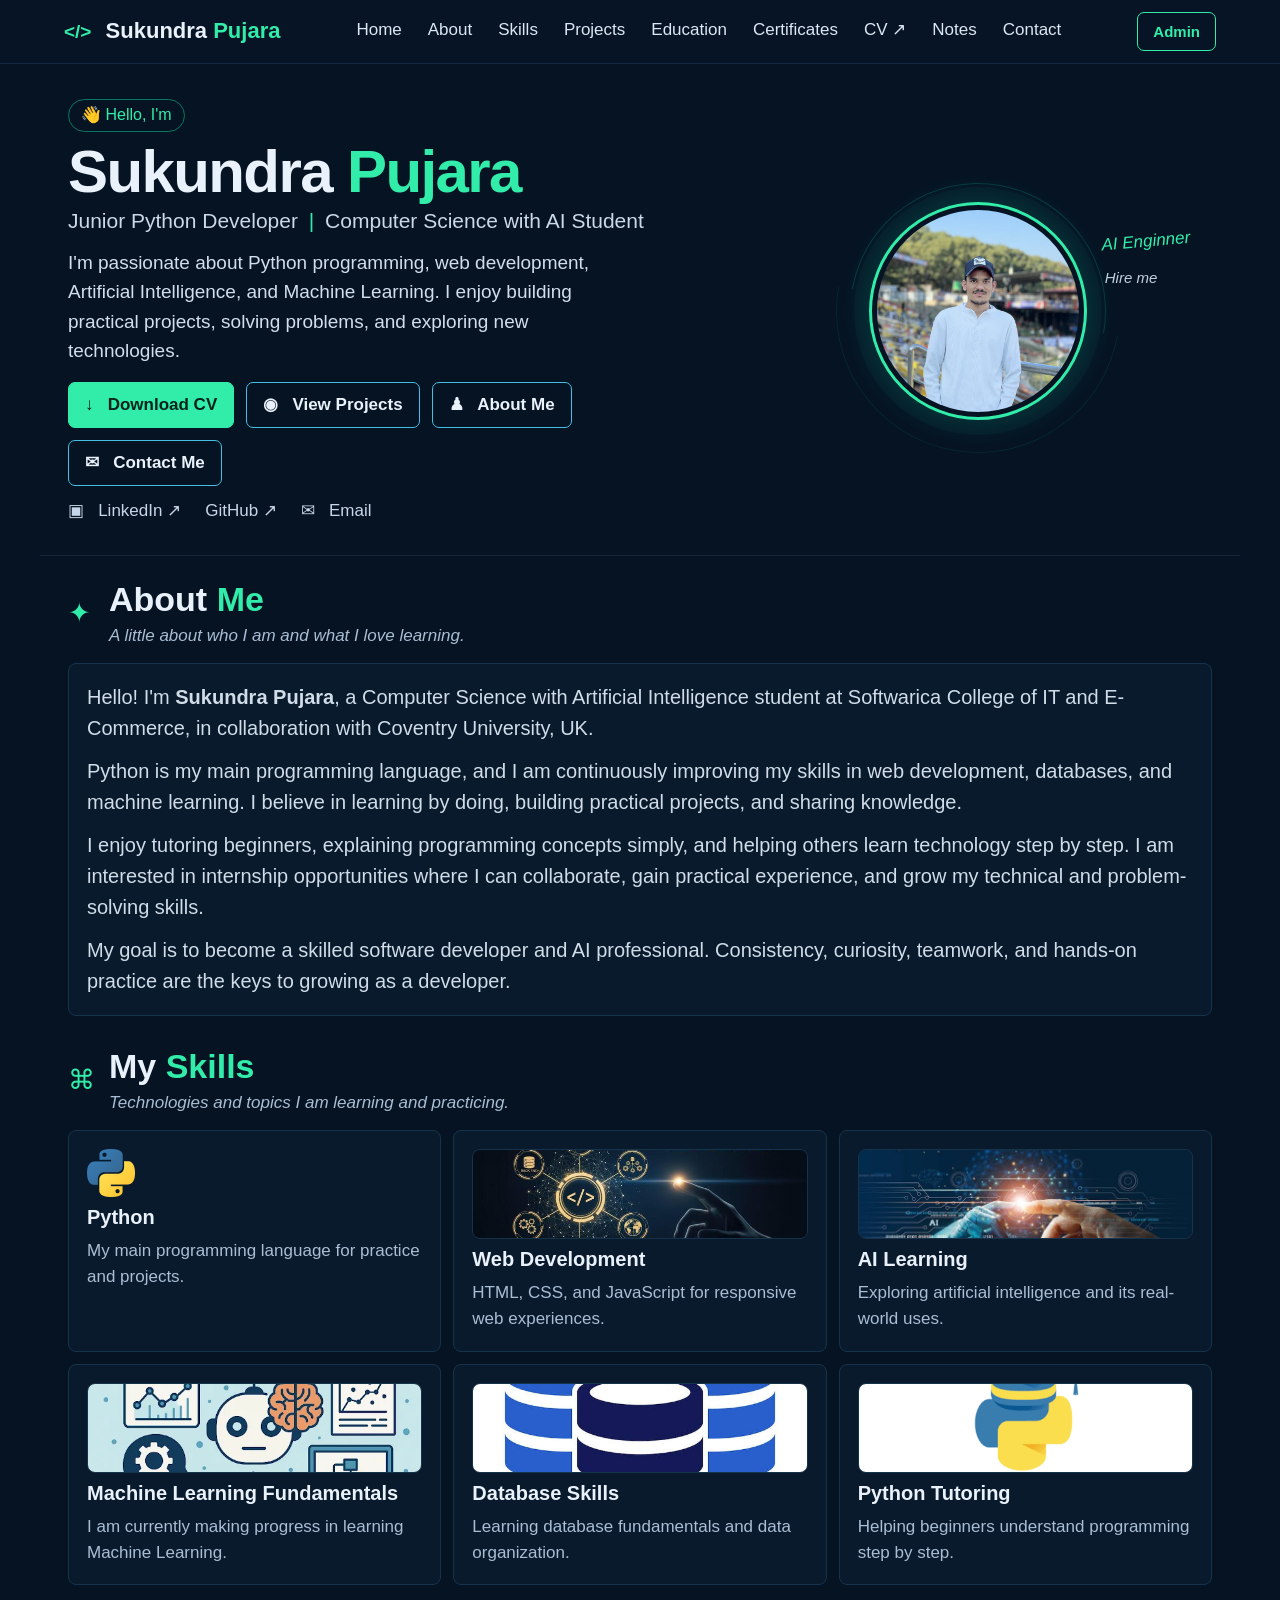
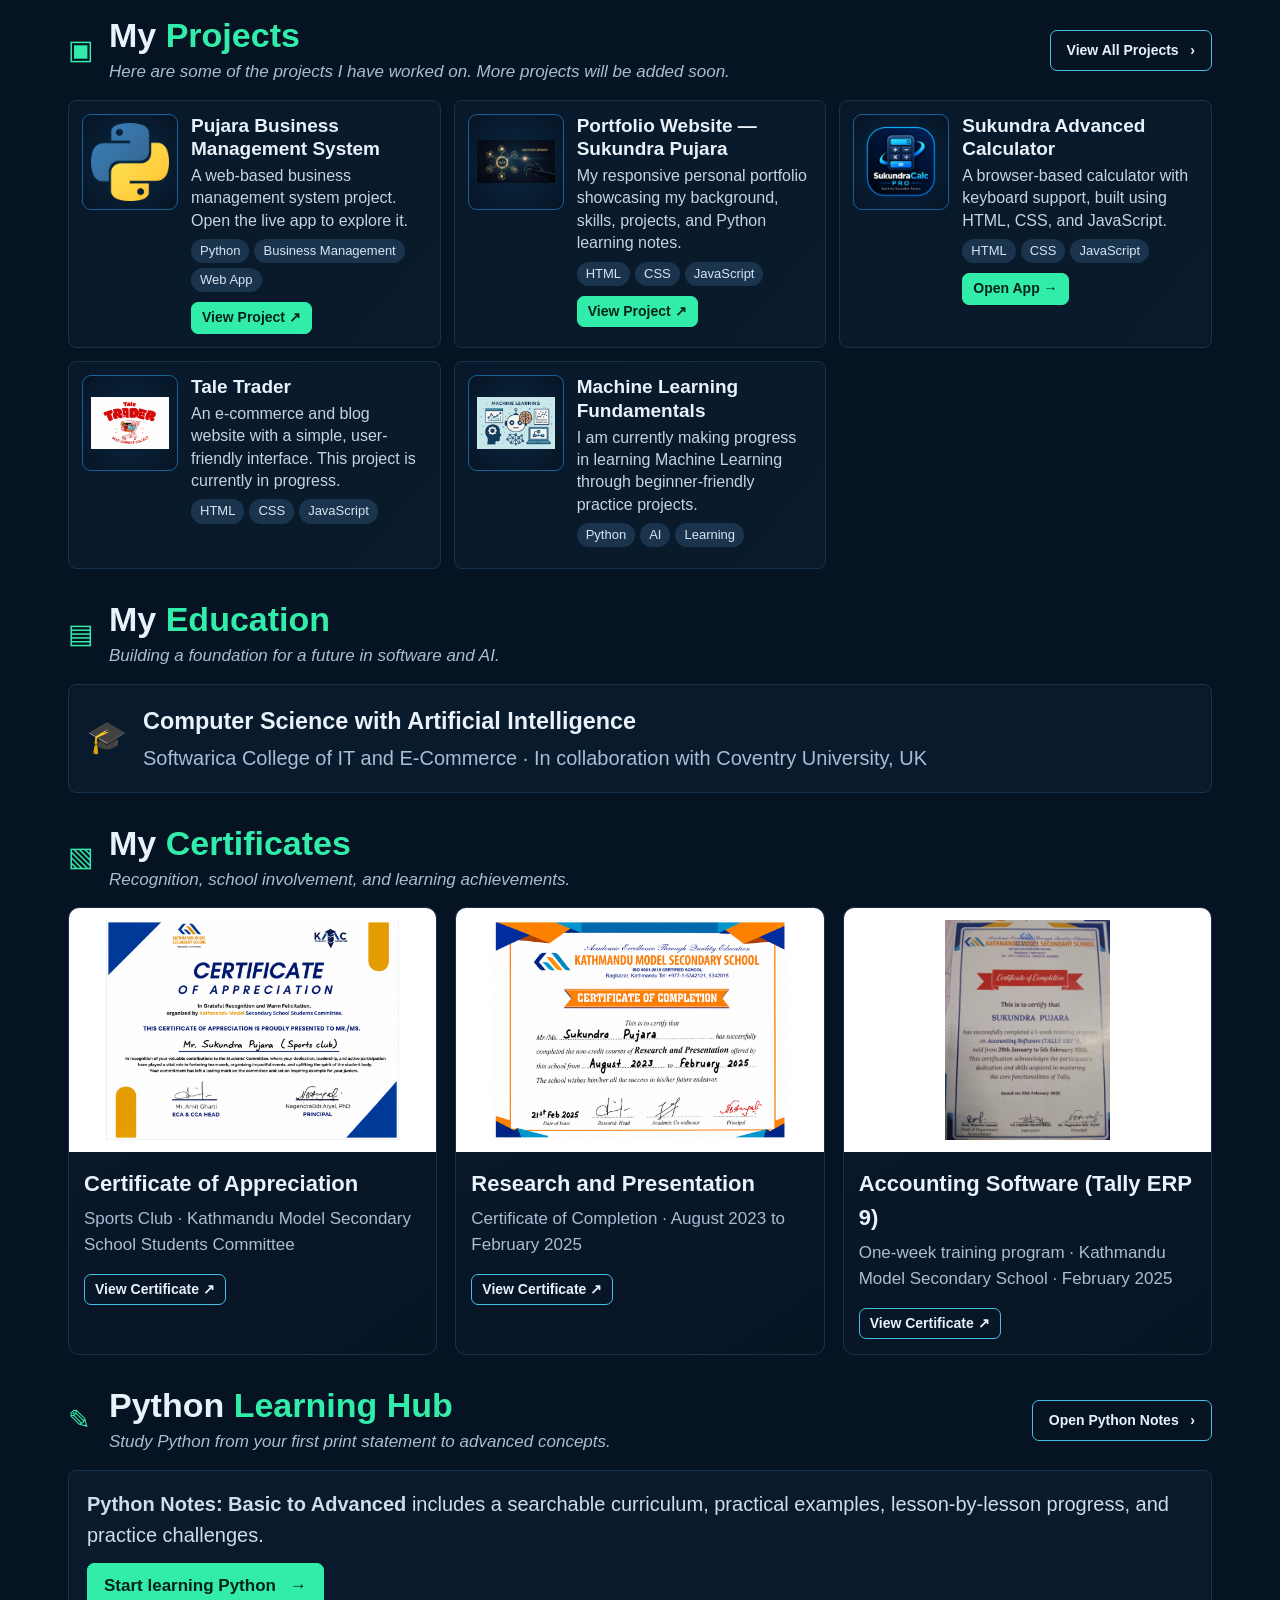
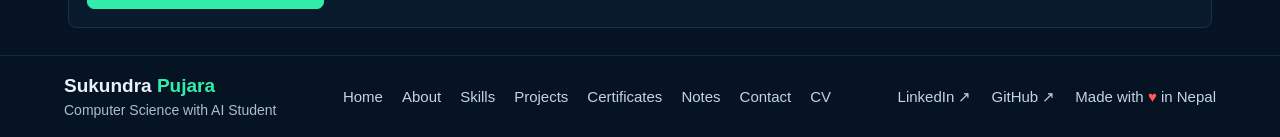
<file: index.html>
<!doctype html>
<html lang="en">
<head>
  <meta charset="utf-8">
  <meta name="viewport" content="width=device-width, initial-scale=1">
  <meta name="theme-color" content="#061323">
  <meta name="description" content="Sukundra Pujara's portfolio: Python, web development, AI, and machine learning.">
  <title>Sukundra Pujara | Portfolio</title>
  <link rel="stylesheet" href="static/css/style.css"><link rel="stylesheet" href="static/css/pages.css"><link rel="stylesheet" href="static/css/text-scale.css">
  <script src="static/js/main.js" defer></script>
</head>
<body>
  <header class="site-header">
    <a class="brand" href="index.html"><span class="code-mark">&lt;/&gt;</span> Sukundra <b>Pujara</b></a>
    <button class="menu-toggle" aria-label="Toggle navigation" aria-expanded="false">☰</button>
    <nav class="navigation" aria-label="Main navigation">
      <a href="index.html">Home</a><a href="#about">About</a><a href="#skills">Skills</a>
      <a href="projects.html">Projects</a><a href="#education">Education</a><a href="#certificates">Certificates</a><a href="static/files/sukundra-pujara-cv.pdf" target="_blank" rel="noopener noreferrer">CV ↗</a>
      <a href="notes.html">Notes</a><a href="contact.html">Contact</a>
    </nav>
    <a class="button button-outline admin-link" href="admin.html">Admin</a>
  </header>
  <main>
    <section class="hero section-wrap" id="home">
      <div class="hero-copy">
        <span class="eyebrow">👋 Hello, I'm</span>
        <h1>Sukundra <span>Pujara</span></h1>
        <h2>Junior Python Developer <i>|</i> Computer Science with AI Student</h2>
        <p>I'm passionate about Python programming, web development, Artificial Intelligence, and Machine Learning. I enjoy building practical projects, solving problems, and exploring new technologies.</p>
        <div class="hero-actions"><a class="button button-primary" href="static/files/sukundra-pujara-cv.pdf" download>↓ &nbsp; Download CV</a><a class="button button-outline" href="projects.html">◉ &nbsp; View Projects</a><a class="button button-outline" href="#about">♟ &nbsp; About Me</a><a class="button button-outline" href="contact.html">✉ &nbsp; Contact Me</a></div>
        <div class="social-links"><a href="https://www.linkedin.com/in/sukundra-pujara-87006b43b/" target="_blank" rel="noreferrer">▣ &nbsp; LinkedIn ↗</a><a href="https://github.com/Sukundra1010" target="_blank" rel="noopener noreferrer">GitHub ↗</a><a href="mailto:sukundrapujara61@gmail.com">✉ &nbsp; Email</a></div>
      </div>
      <div class="portrait-wrap"><div class="portrait-ring"><img src="static/images/profile.jpg" alt="Sukundra Pujara"></div><span class="photo-note">AI Enginner<br><small>Hire me</small></span></div>
    </section>
    <section class="content-section section-wrap" id="about">
      <div class="section-heading"><span class="section-icon">✦</span><div><h2>About <span>Me</span></h2><p>A little about who I am and what I love learning.</p></div></div>
      <div class="about-card">
        <p>Hello! I'm <strong>Sukundra Pujara</strong>, a Computer Science with Artificial Intelligence student at Softwarica College of IT and E-Commerce, in collaboration with Coventry University, UK.</p>
        <p>Python is my main programming language, and I am continuously improving my skills in web development, databases, and machine learning. I believe in learning by doing, building practical projects, and sharing knowledge.</p>
        <p>I enjoy tutoring beginners, explaining programming concepts simply, and helping others learn technology step by step. I am interested in internship opportunities where I can collaborate, gain practical experience, and grow my technical and problem-solving skills.</p>
        <p>My goal is to become a skilled software developer and AI professional. Consistency, curiosity, teamwork, and hands-on practice are the keys to growing as a developer.</p>
      </div>
    </section>
    <section class="content-section section-wrap" id="skills">
      <div class="section-heading"><span class="section-icon">⌘</span><div><h2>My <span>Skills</span></h2><p>Technologies and topics I am learning and practicing.</p></div></div>
      <div class="skill-grid">
        <article class="skill-card"><img class="skill-image" src="static/images/python-logo.png" alt="Python logo"><h3>Python</h3><p>My main programming language for practice and projects.</p></article>
        <article class="skill-card"><img class="skill-image skill-image-wide" src="static/images/web-development.png" alt="Web development illustration"><h3>Web Development</h3><p>HTML, CSS, and JavaScript for responsive web experiences.</p></article>
        <article class="skill-card"><img class="skill-image skill-image-wide" src="static/images/ai-learning.png" alt="Artificial intelligence concept illustration"><h3>AI Learning</h3><p>Exploring artificial intelligence and its real-world uses.</p></article>
        <article class="skill-card"><img class="skill-image skill-image-wide" src="static/images/machine-learning.png" alt="Machine learning concepts illustration"><h3>Machine Learning Fundamentals</h3><p>I am currently making progress in learning Machine Learning.</p></article>
        <article class="skill-card"><img class="skill-image skill-image-wide" src="static/images/database-skills.png" alt="Database storage icon"><h3>Database Skills</h3><p>Learning database fundamentals and data organization.</p></article>
        <article class="skill-card"><img class="skill-image skill-image-wide" src="static/images/python-tutor.png" alt="The Python Tutor illustration"><h3>Python Tutoring</h3><p>Helping beginners understand programming step by step.</p></article>
      </div>
    </section>
    <section class="content-section section-wrap" id="projects">
      <div class="section-heading"><span class="section-icon">▣</span><div><h2>My <span>Projects</span></h2><p>Here are some of the projects I have worked on. More projects will be added soon.</p></div><a class="button button-outline heading-action" href="projects.html">View All Projects &nbsp; ›</a></div>
      <div class="project-grid" data-project-list="preview"></div>
    </section>
    <section class="content-section section-wrap" id="education">
      <div class="section-heading"><span class="section-icon">▤</span><div><h2>My <span>Education</span></h2><p>Building a foundation for a future in software and AI.</p></div></div>
      <article class="education-card"><span class="education-icon">🎓</span><div><h3>Computer Science with Artificial Intelligence</h3><p>Softwarica College of IT and E-Commerce · In collaboration with Coventry University, UK</p></div></article>
    </section>
    <section class="content-section section-wrap" id="certificates">
      <div class="section-heading"><span class="section-icon">▧</span><div><h2>My <span>Certificates</span></h2><p>Recognition, school involvement, and learning achievements.</p></div></div>
      <div class="certificate-grid">
        <article class="certificate-card">
          <a class="certificate-image-link" href="static/images/certificate-appreciation.png" target="_blank" rel="noopener noreferrer" aria-label="View Certificate of Appreciation">
            <img src="static/images/certificate-appreciation.png" alt="Certificate of Appreciation for Sukundra Pujara, Sports Club, from Kathmandu Model Secondary School Students Committee" loading="lazy">
          </a>
          <div class="certificate-info"><h3>Certificate of Appreciation</h3><p>Sports Club · Kathmandu Model Secondary School Students Committee</p><a class="button button-outline small" href="static/images/certificate-appreciation.png" target="_blank" rel="noopener noreferrer">View Certificate ↗</a></div>
        </article>
        <article class="certificate-card">
          <a class="certificate-image-link" href="static/images/certificate-research-presentation.png" target="_blank" rel="noopener noreferrer" aria-label="View Research and Presentation certificate">
            <img src="static/images/certificate-research-presentation.png" alt="Certificate of Completion for Research and Presentation, awarded to Sukundra Pujara by Kathmandu Model Secondary School" loading="lazy">
          </a>
          <div class="certificate-info"><h3>Research and Presentation</h3><p>Certificate of Completion · August 2023 to February 2025</p><a class="button button-outline small" href="static/images/certificate-research-presentation.png" target="_blank" rel="noopener noreferrer">View Certificate ↗</a></div>
        </article>
        <article class="certificate-card">
          <a class="certificate-image-link" href="static/images/certificate-tally-erp-9.png" target="_blank" rel="noopener noreferrer" aria-label="View Accounting Software training certificate">
            <img src="static/images/certificate-tally-erp-9.png" alt="Certificate of Completion for a one-week Accounting Software Tally ERP 9 training program, awarded to Sukundra Pujara" loading="lazy">
          </a>
          <div class="certificate-info"><h3>Accounting Software (Tally ERP 9)</h3><p>One-week training program · Kathmandu Model Secondary School · February 2025</p><a class="button button-outline small" href="static/images/certificate-tally-erp-9.png" target="_blank" rel="noopener noreferrer">View Certificate ↗</a></div>
        </article>
      </div>
    </section>
    <section class="content-section section-wrap" id="notes">
      <div class="section-heading"><span class="section-icon">✎</span><div><h2>Python <span>Learning Hub</span></h2><p>Study Python from your first print statement to advanced concepts.</p></div><a class="button button-outline heading-action" href="notes.html">Open Python Notes &nbsp; ›</a></div>
      <div class="about-card learning-hub-intro"><p><strong>Python Notes: Basic to Advanced</strong> includes a searchable curriculum, practical examples, lesson-by-lesson progress, and practice challenges.</p><a class="button button-primary" href="notes.html">Start learning Python &nbsp; →</a></div>
    </section>
  </main>
  <footer class="footer"><div><strong>Sukundra <b>Pujara</b></strong><small>Computer Science with AI Student</small></div><nav aria-label="Footer navigation"><a href="index.html">Home</a><a href="#about">About</a><a href="#skills">Skills</a><a href="projects.html">Projects</a><a href="#certificates">Certificates</a><a href="notes.html">Notes</a><a href="contact.html">Contact</a><a href="static/files/sukundra-pujara-cv.pdf" target="_blank" rel="noopener noreferrer">CV</a></nav><div class="footer-contact"><a href="https://www.linkedin.com/in/sukundra-pujara-87006b43b/" target="_blank" rel="noreferrer">LinkedIn ↗</a><a href="https://github.com/Sukundra1010" target="_blank" rel="noopener noreferrer">GitHub ↗</a><span>Made with <b>♥</b> in Nepal</span></div></footer>
</body>
</html>
</file>
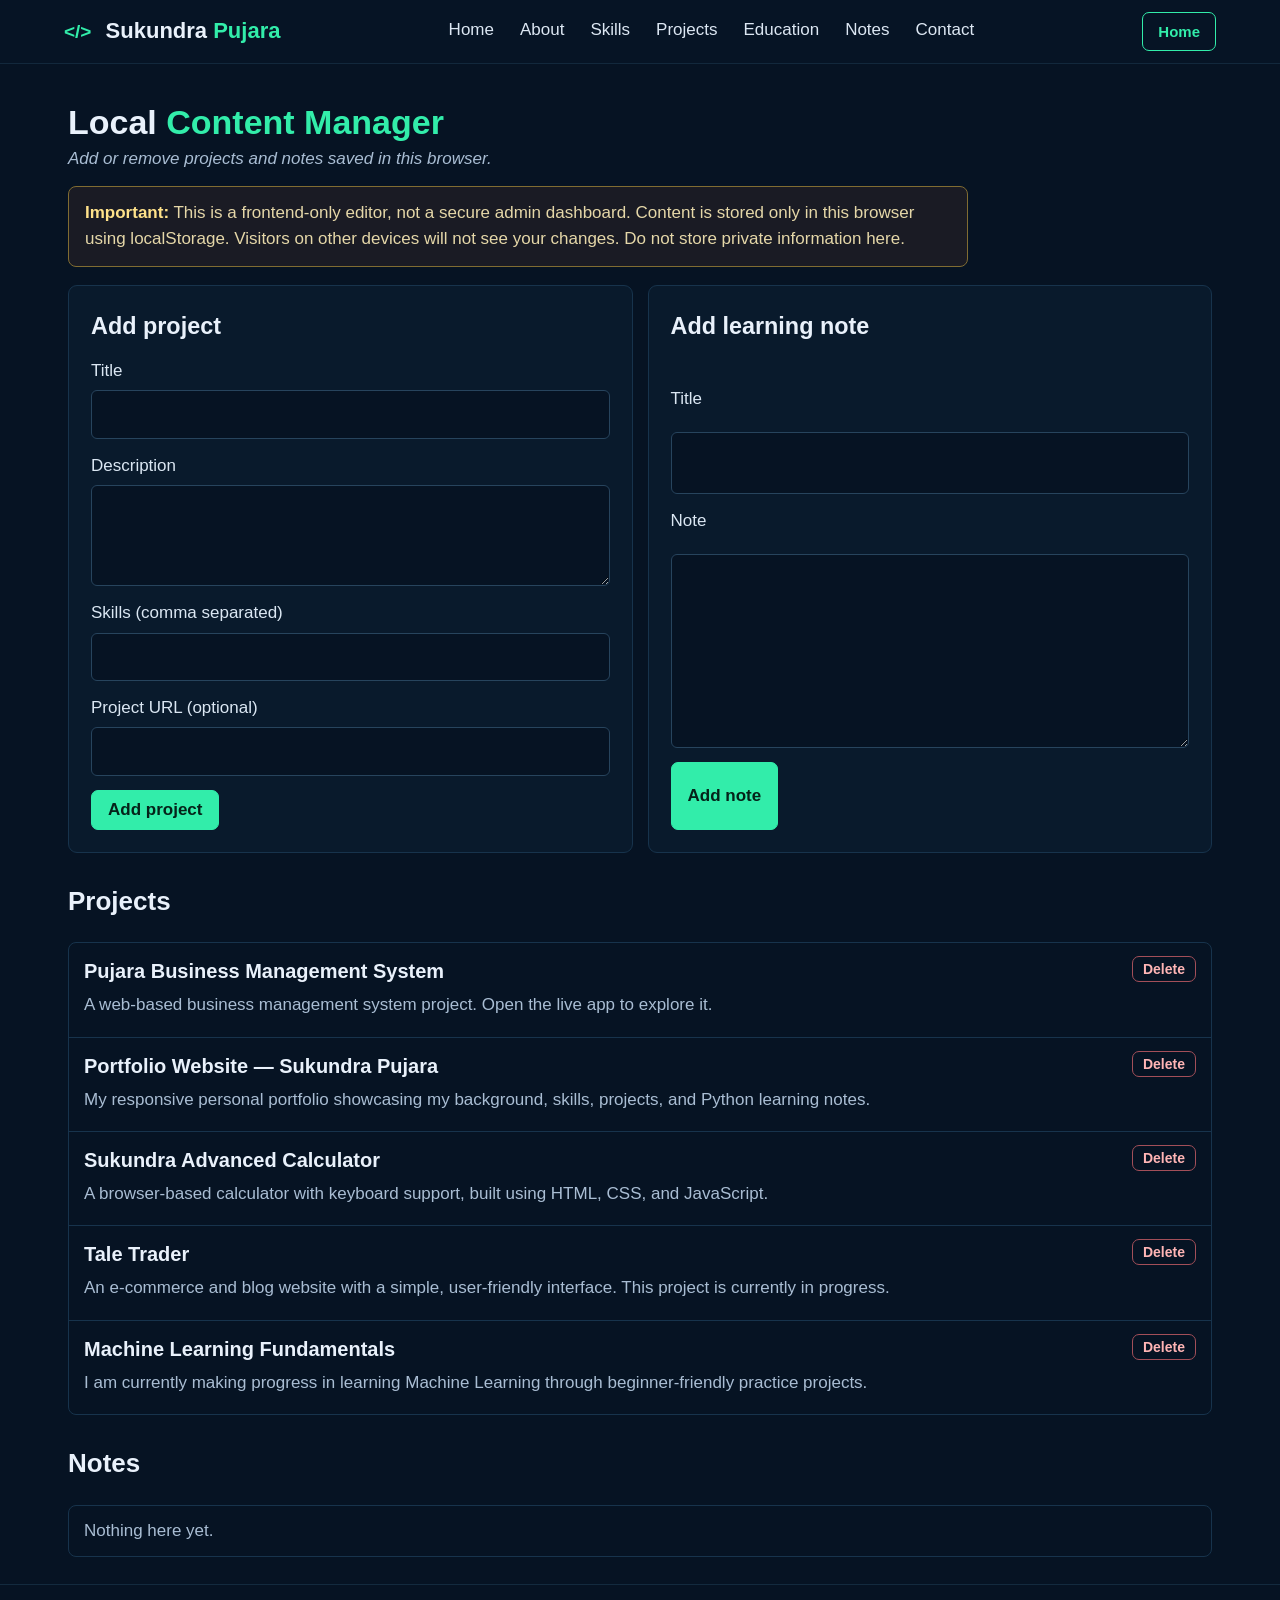
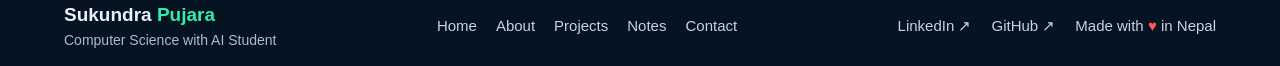
<file: admin.html>
<!doctype html>
<html lang="en">
<head><meta charset="utf-8"><meta name="viewport" content="width=device-width, initial-scale=1"><meta name="theme-color" content="#061323"><title>Local Content Manager | Sukundra Pujara</title><link rel="stylesheet" href="static/css/style.css"><link rel="stylesheet" href="static/css/pages.css"><link rel="stylesheet" href="static/css/text-scale.css"><script src="static/js/main.js" defer></script></head>
<body>
<header class="site-header"><a class="brand" href="index.html"><span class="code-mark">&lt;/&gt;</span> Sukundra <b>Pujara</b></a><button class="menu-toggle" aria-label="Toggle navigation" aria-expanded="false">☰</button><nav class="navigation" aria-label="Main navigation"><a href="index.html">Home</a><a href="index.html#about">About</a><a href="index.html#skills">Skills</a><a href="projects.html">Projects</a><a href="index.html#education">Education</a><a href="notes.html">Notes</a><a href="contact.html">Contact</a></nav><a class="button button-outline admin-link" href="index.html">Home</a></header>
<main><section class="content-section section-wrap page-top"><div class="section-heading"><div><h2>Local <span>Content Manager</span></h2><p>Add or remove projects and notes saved in this browser.</p></div></div>
<div class="notice-box"><strong>Important:</strong> This is a frontend-only editor, not a secure admin dashboard. Content is stored only in this browser using localStorage. Visitors on other devices will not see your changes. Do not store private information here.</div>
<div class="admin-columns"><form class="form-card" id="project-form"><h3>Add project</h3><label>Title<input name="title" required maxlength="120"></label><label>Description<textarea name="description" rows="3" required maxlength="1000"></textarea></label><label>Skills (comma separated)<input name="skills" maxlength="200"></label><label>Project URL (optional)<input name="link" type="url" maxlength="500"></label><button class="button button-primary">Add project</button></form>
<form class="form-card" id="note-form"><h3>Add learning note</h3><label>Title<input name="title" required maxlength="120"></label><label>Note<textarea name="body" rows="6" required maxlength="4000"></textarea></label><button class="button button-primary">Add note</button></form></div>
<h2 class="admin-section-title">Projects</h2><div class="admin-list" data-admin-projects></div><h2 class="admin-section-title">Notes</h2><div class="admin-list" data-admin-notes></div>
</section></main>
<footer class="footer"><div><strong>Sukundra <b>Pujara</b></strong><small>Computer Science with AI Student</small></div><nav aria-label="Footer navigation"><a href="index.html">Home</a><a href="index.html#about">About</a><a href="projects.html">Projects</a><a href="notes.html">Notes</a><a href="contact.html">Contact</a></nav><div class="footer-contact"><a href="https://www.linkedin.com/in/sukundra-pujara-87006b43b/" target="_blank" rel="noreferrer">LinkedIn ↗</a><a href="https://github.com/Sukundra1010" target="_blank" rel="noopener noreferrer">GitHub ↗</a><span>Made with <b>♥</b> in Nepal</span></div></footer>
</body></html>
</file>
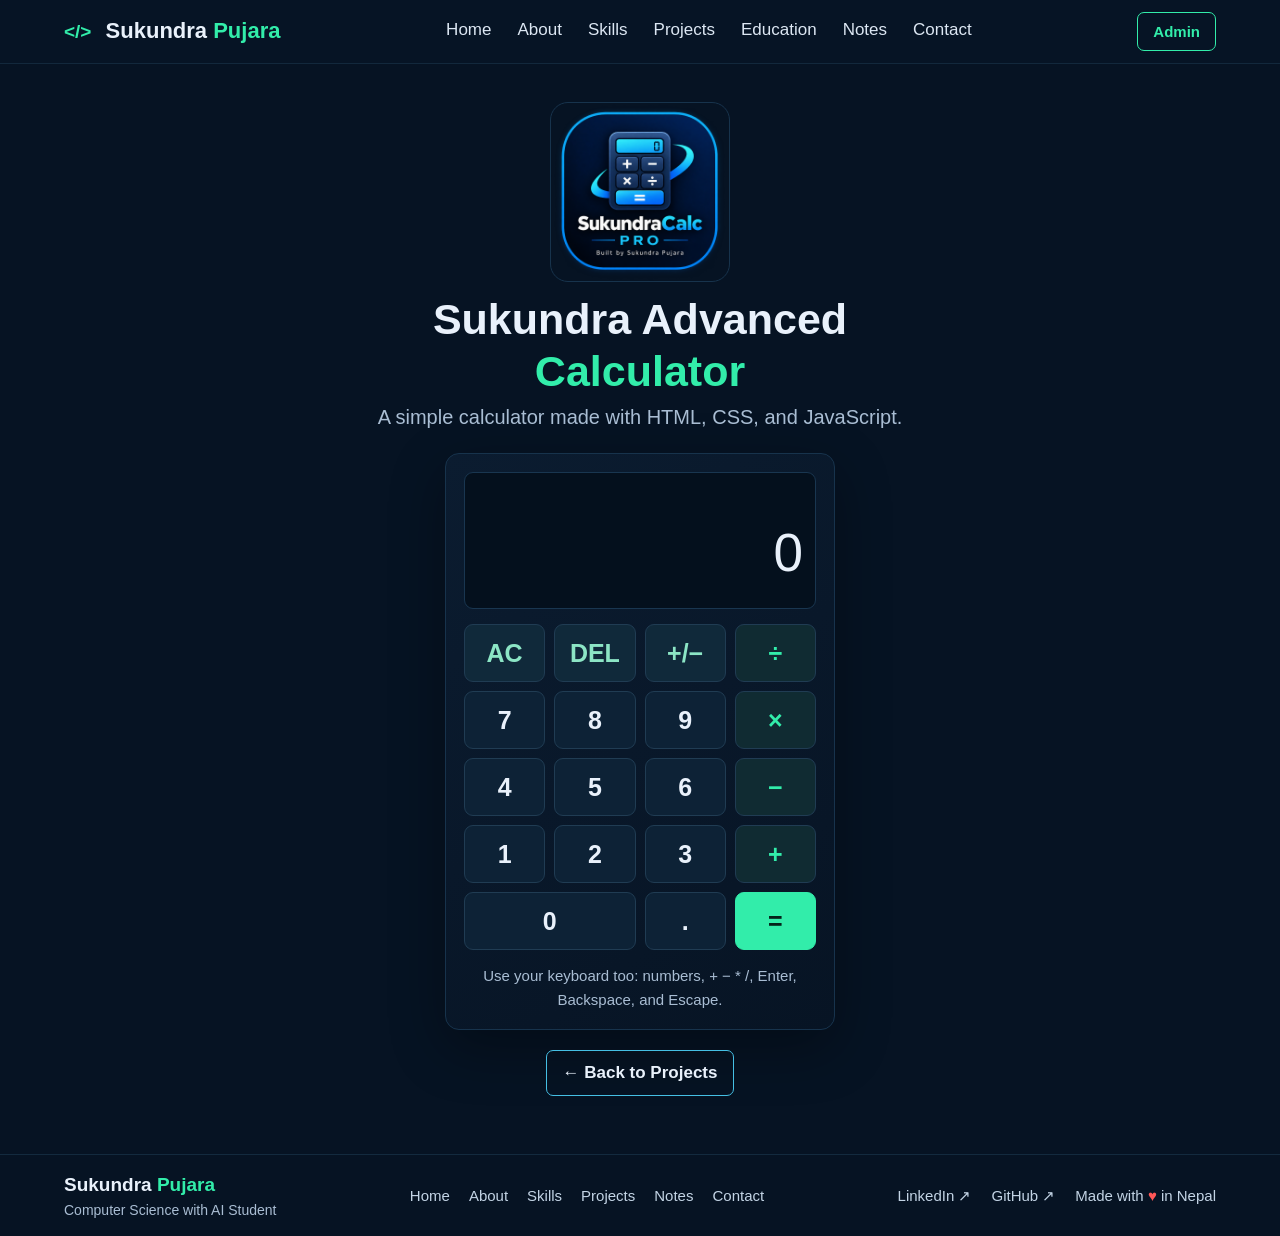
<file: calculator.html>
<!doctype html>
<html lang="en">
<head>
  <meta charset="utf-8">
  <meta name="viewport" content="width=device-width, initial-scale=1">
  <meta name="theme-color" content="#061323">
  <meta name="description" content="Sukundra Advanced Calculator, a browser-based calculator built by Sukundra Pujara.">
  <title>Sukundra Advanced Calculator | Sukundra Pujara</title>
  <link rel="stylesheet" href="static/css/style.css">
  <link rel="stylesheet" href="static/css/pages.css">
  <link rel="stylesheet" href="static/css/text-scale.css">
  <script src="static/js/main.js" defer></script>
  <script src="static/js/calculator.js" defer></script>
</head>
<body>
  <header class="site-header">
    <a class="brand" href="index.html"><span class="code-mark">&lt;/&gt;</span> Sukundra <b>Pujara</b></a>
    <button class="menu-toggle" aria-label="Toggle navigation" aria-expanded="false">☰</button>
    <nav class="navigation" aria-label="Main navigation">
      <a href="index.html">Home</a><a href="index.html#about">About</a>
      <a href="index.html#skills">Skills</a><a href="projects.html">Projects</a>
      <a href="index.html#education">Education</a><a href="notes.html">Notes</a>
      <a href="contact.html">Contact</a>
    </nav>
    <a class="button button-outline admin-link" href="admin.html">Admin</a>
  </header>
  <main>
    <section class="content-section section-wrap calculator-page">
      <div class="calculator-brand"><img src="static/images/sukundra-advanced-calculator.png" alt="Sukundra Calc Pro logo"><h1>Sukundra Advanced <span>Calculator</span></h1><p>A simple calculator made with HTML, CSS, and JavaScript.</p></div>
      <section class="calculator" aria-label="Calculator">
        <div class="calculator-display" aria-live="polite">
          <div class="calculator-history" id="calculator-history"></div>
          <output id="calculator-display" aria-label="Display" aria-live="assertive">0</output>
        </div>
        <div class="calculator-keys">
          <button type="button" class="calc-key calc-utility" data-action="clear">AC</button>
          <button type="button" class="calc-key calc-utility" data-action="delete" aria-label="Delete last digit">DEL</button>
          <button type="button" class="calc-key calc-utility" data-action="sign">+/−</button>
          <button type="button" class="calc-key calc-operator" data-operator="/" aria-label="Divide">÷</button>
          <button type="button" class="calc-key" data-digit="7">7</button>
          <button type="button" class="calc-key" data-digit="8">8</button>
          <button type="button" class="calc-key" data-digit="9">9</button>
          <button type="button" class="calc-key calc-operator" data-operator="*" aria-label="Multiply">×</button>
          <button type="button" class="calc-key" data-digit="4">4</button>
          <button type="button" class="calc-key" data-digit="5">5</button>
          <button type="button" class="calc-key" data-digit="6">6</button>
          <button type="button" class="calc-key calc-operator" data-operator="-" aria-label="Subtract">−</button>
          <button type="button" class="calc-key" data-digit="1">1</button>
          <button type="button" class="calc-key" data-digit="2">2</button>
          <button type="button" class="calc-key" data-digit="3">3</button>
          <button type="button" class="calc-key calc-operator" data-operator="+" aria-label="Add">+</button>
          <button type="button" class="calc-key calc-zero" data-digit="0">0</button>
          <button type="button" class="calc-key" data-action="decimal">.</button>
          <button type="button" class="calc-key calc-equals" data-action="equals" aria-label="Equals">=</button>
        </div>
        <p class="calculator-help">Use your keyboard too: numbers, + − * /, Enter, Backspace, and Escape.</p>
      </section>
      <a class="button button-outline calculator-back" href="projects.html">← Back to Projects</a>
    </section>
  </main>
  <footer class="footer"><div><strong>Sukundra <b>Pujara</b></strong><small>Computer Science with AI Student</small></div><nav aria-label="Footer navigation"><a href="index.html">Home</a><a href="index.html#about">About</a><a href="index.html#skills">Skills</a><a href="projects.html">Projects</a><a href="notes.html">Notes</a><a href="contact.html">Contact</a></nav><div class="footer-contact"><a href="https://www.linkedin.com/in/sukundra-pujara-87006b43b/" target="_blank" rel="noreferrer">LinkedIn ↗</a><a href="https://github.com/Sukundra1010" target="_blank" rel="noopener noreferrer">GitHub ↗</a><span>Made with <b>♥</b> in Nepal</span></div></footer>
</body>
</html>
</file>
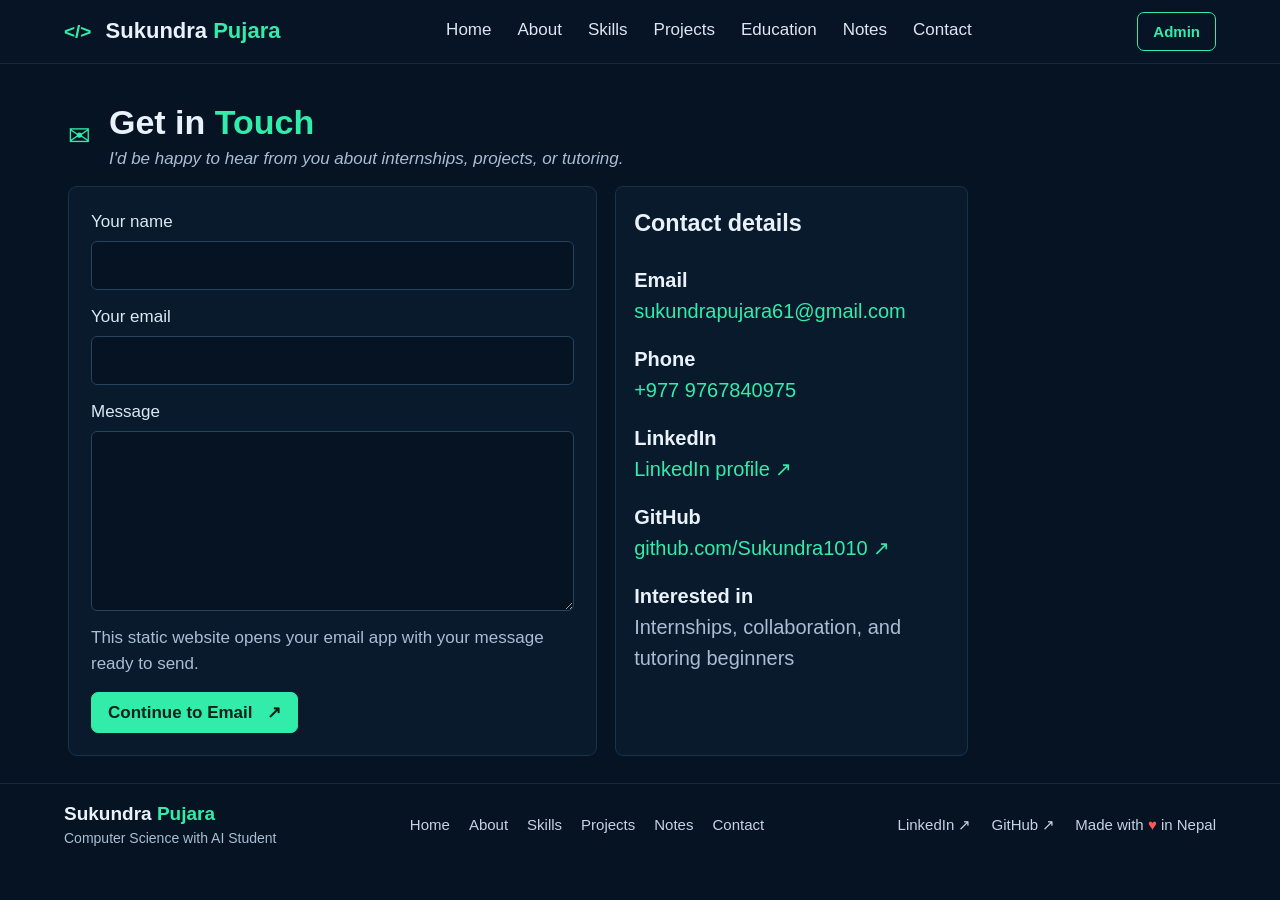
<file: contact.html>
<!doctype html>
<html lang="en">
<head><meta charset="utf-8"><meta name="viewport" content="width=device-width, initial-scale=1"><meta name="theme-color" content="#061323"><title>Contact | Sukundra Pujara</title><link rel="stylesheet" href="static/css/style.css"><link rel="stylesheet" href="static/css/pages.css"><link rel="stylesheet" href="static/css/text-scale.css"><script src="static/js/main.js" defer></script></head>
<body>
<header class="site-header"><a class="brand" href="index.html"><span class="code-mark">&lt;/&gt;</span> Sukundra <b>Pujara</b></a><button class="menu-toggle" aria-label="Toggle navigation" aria-expanded="false">☰</button><nav class="navigation" aria-label="Main navigation"><a href="index.html">Home</a><a href="index.html#about">About</a><a href="index.html#skills">Skills</a><a href="projects.html">Projects</a><a href="index.html#education">Education</a><a href="notes.html">Notes</a><a href="contact.html">Contact</a></nav><a class="button button-outline admin-link" href="admin.html">Admin</a></header>
<main><section class="content-section section-wrap page-top"><div class="section-heading"><span class="section-icon">✉</span><div><h2>Get in <span>Touch</span></h2><p>I'd be happy to hear from you about internships, projects, or tutoring.</p></div></div>
<div class="contact-layout"><form class="form-card" id="contact-form"><label>Your name<input name="name" required maxlength="120" autocomplete="name"></label><label>Your email<input type="email" name="email" required maxlength="254" autocomplete="email"></label><label>Message<textarea name="message" rows="6" required maxlength="4000"></textarea></label><p class="form-help">This static website opens your email app with your message ready to send.</p><button class="button button-primary" type="submit">Continue to Email &nbsp; ↗</button></form>
<aside class="contact-card"><h3>Contact details</h3><p><strong>Email</strong><br><a href="mailto:sukundrapujara61@gmail.com">sukundrapujara61@gmail.com</a></p><p><strong>Phone</strong><br><a href="tel:+9779767840975">+977 9767840975</a></p><p><strong>LinkedIn</strong><br><a href="https://www.linkedin.com/in/sukundra-pujara-87006b43b/" target="_blank" rel="noreferrer">LinkedIn profile ↗</a></p><p><strong>GitHub</strong><br><a href="https://github.com/Sukundra1010" target="_blank" rel="noopener noreferrer">github.com/Sukundra1010 ↗</a></p><p><strong>Interested in</strong><br>Internships, collaboration, and tutoring beginners</p></aside></div>
</section></main>
<footer class="footer"><div><strong>Sukundra <b>Pujara</b></strong><small>Computer Science with AI Student</small></div><nav aria-label="Footer navigation"><a href="index.html">Home</a><a href="index.html#about">About</a><a href="index.html#skills">Skills</a><a href="projects.html">Projects</a><a href="notes.html">Notes</a><a href="contact.html">Contact</a></nav><div class="footer-contact"><a href="https://www.linkedin.com/in/sukundra-pujara-87006b43b/" target="_blank" rel="noreferrer">LinkedIn ↗</a><a href="https://github.com/Sukundra1010" target="_blank" rel="noopener noreferrer">GitHub ↗</a><span>Made with <b>♥</b> in Nepal</span></div></footer>
</body></html>
</file>
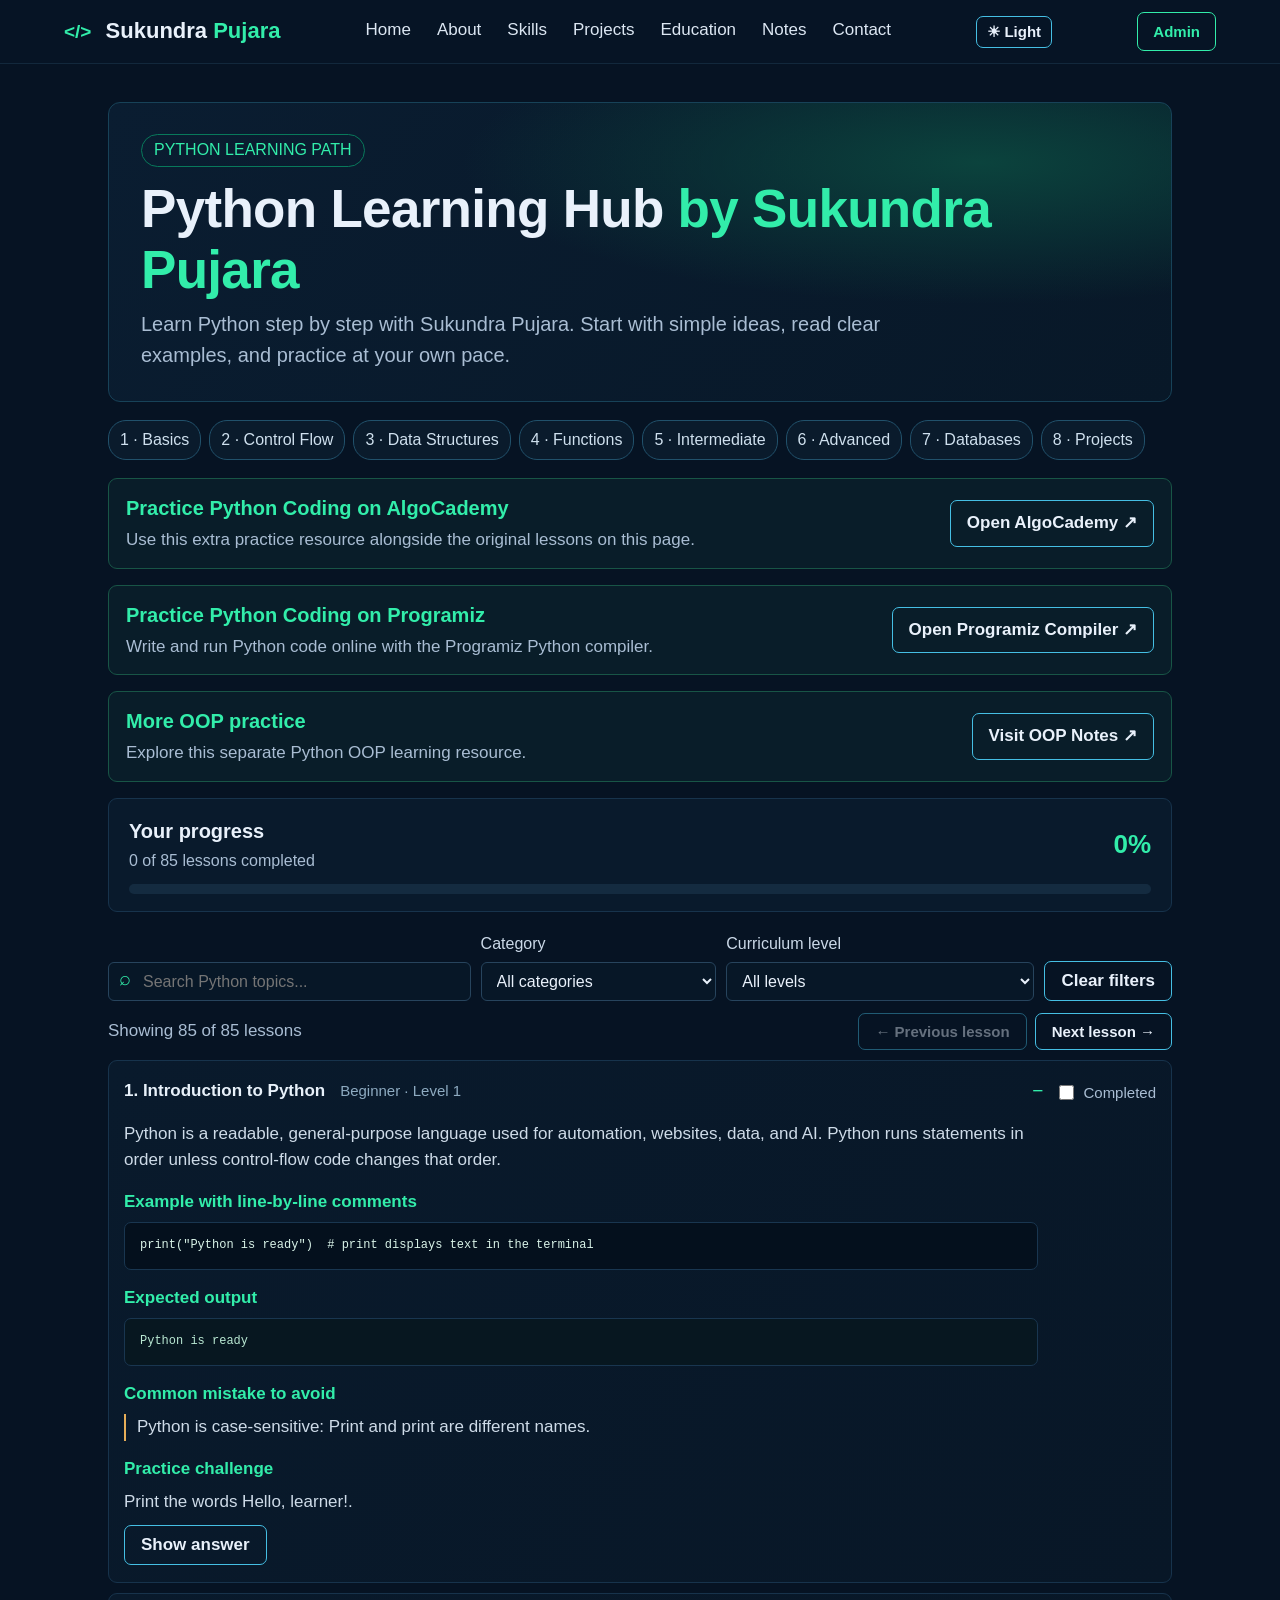
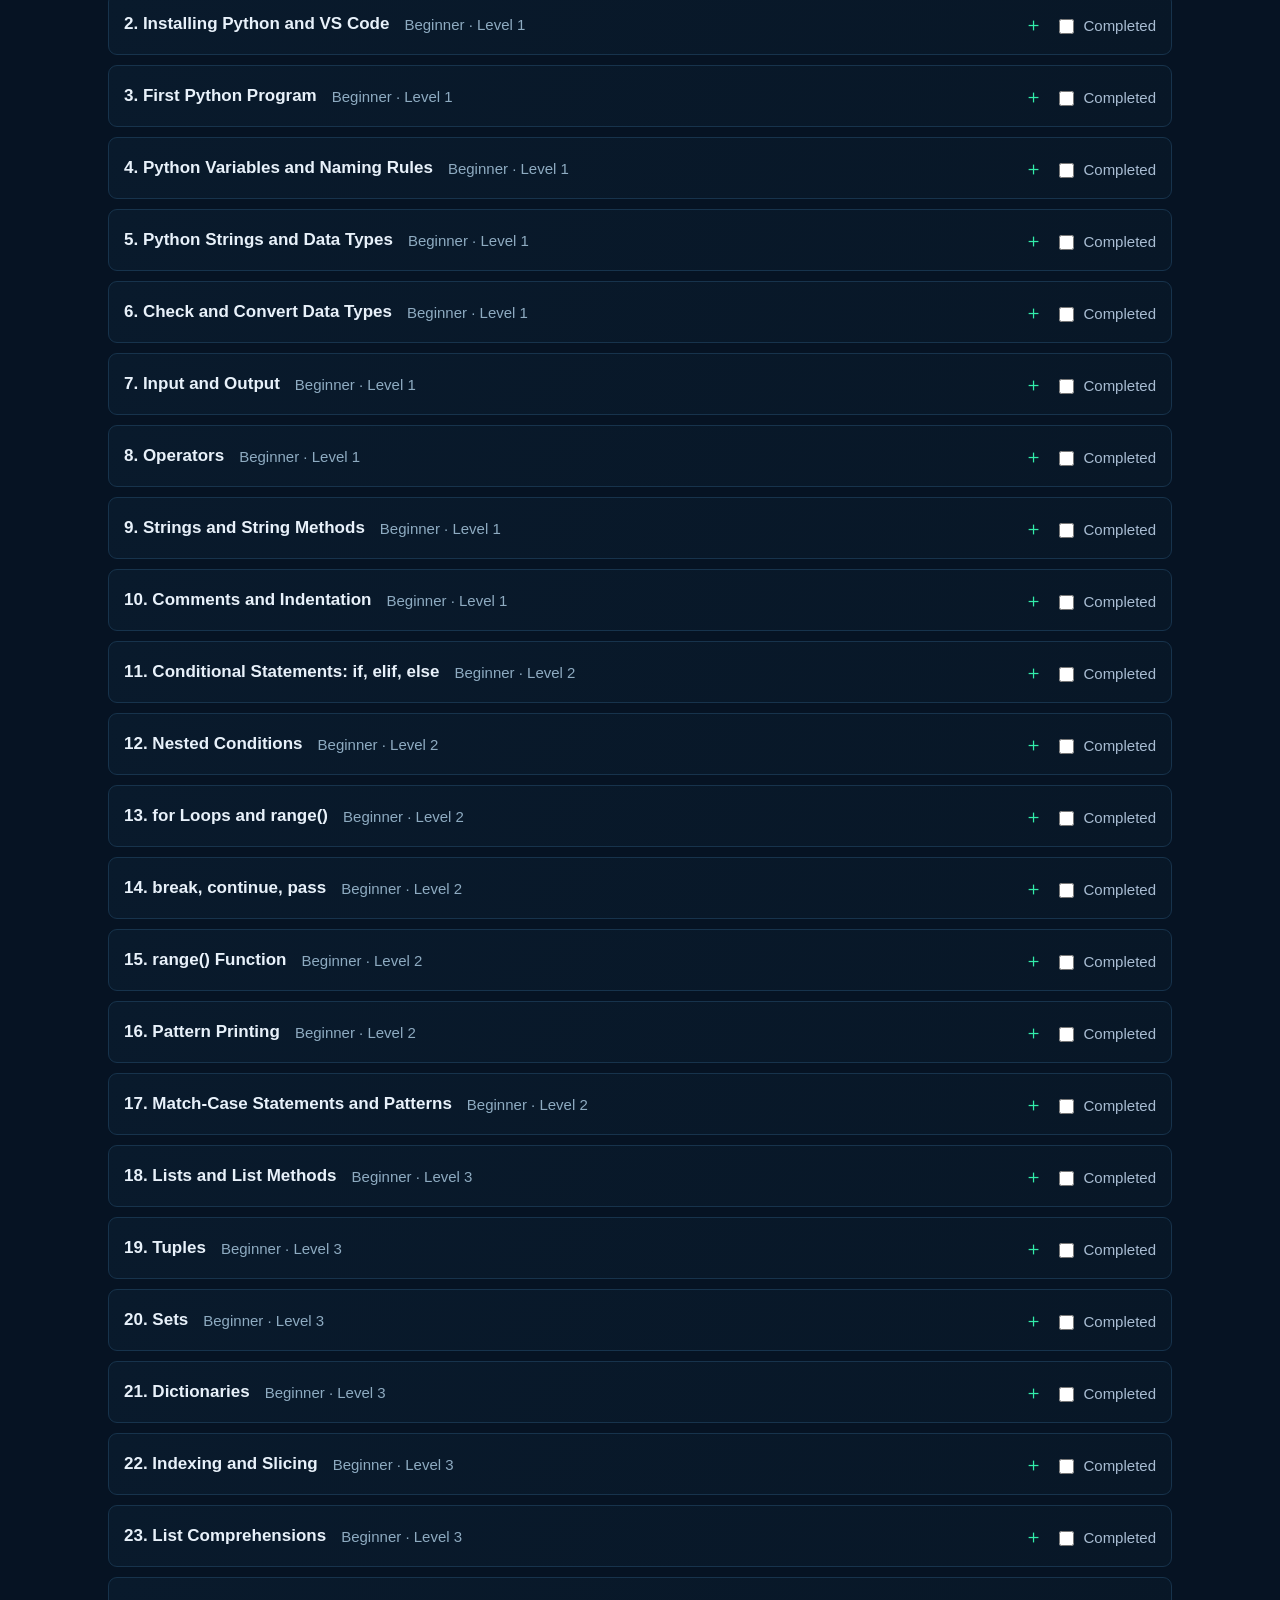
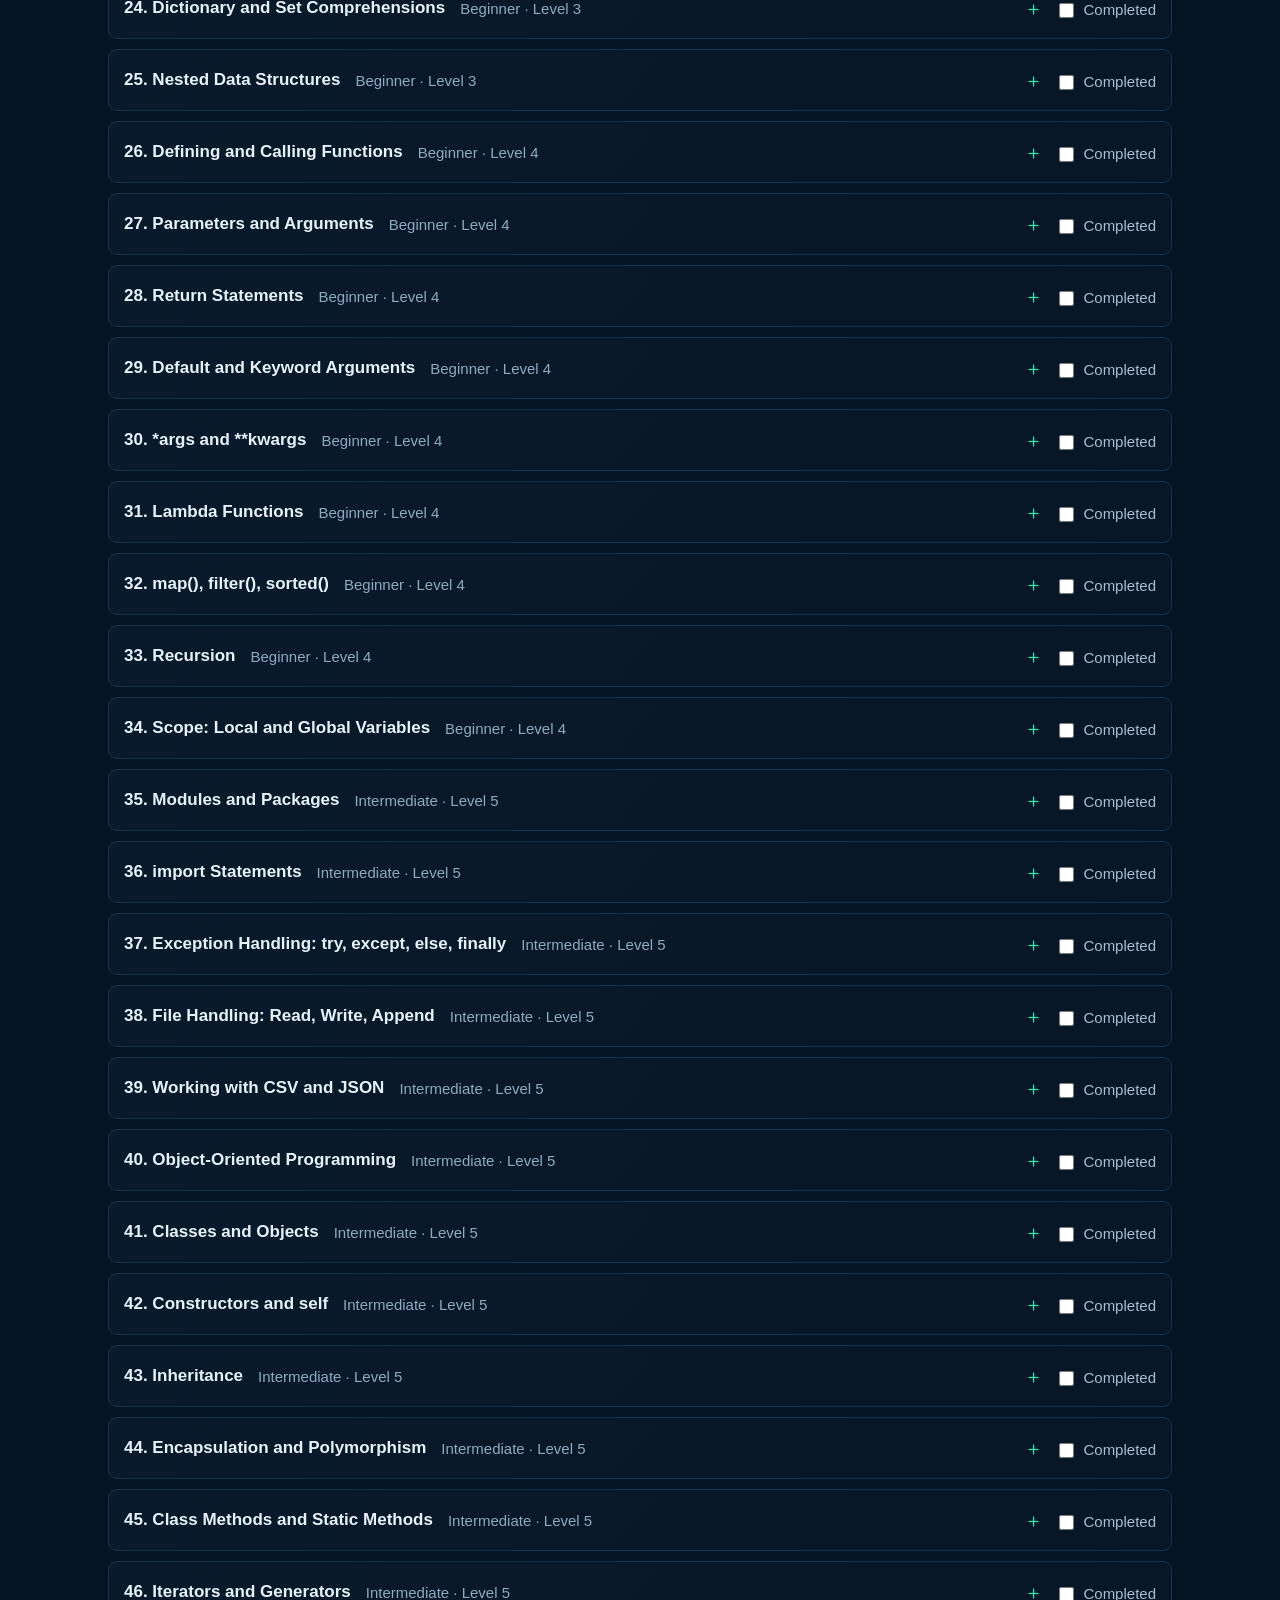
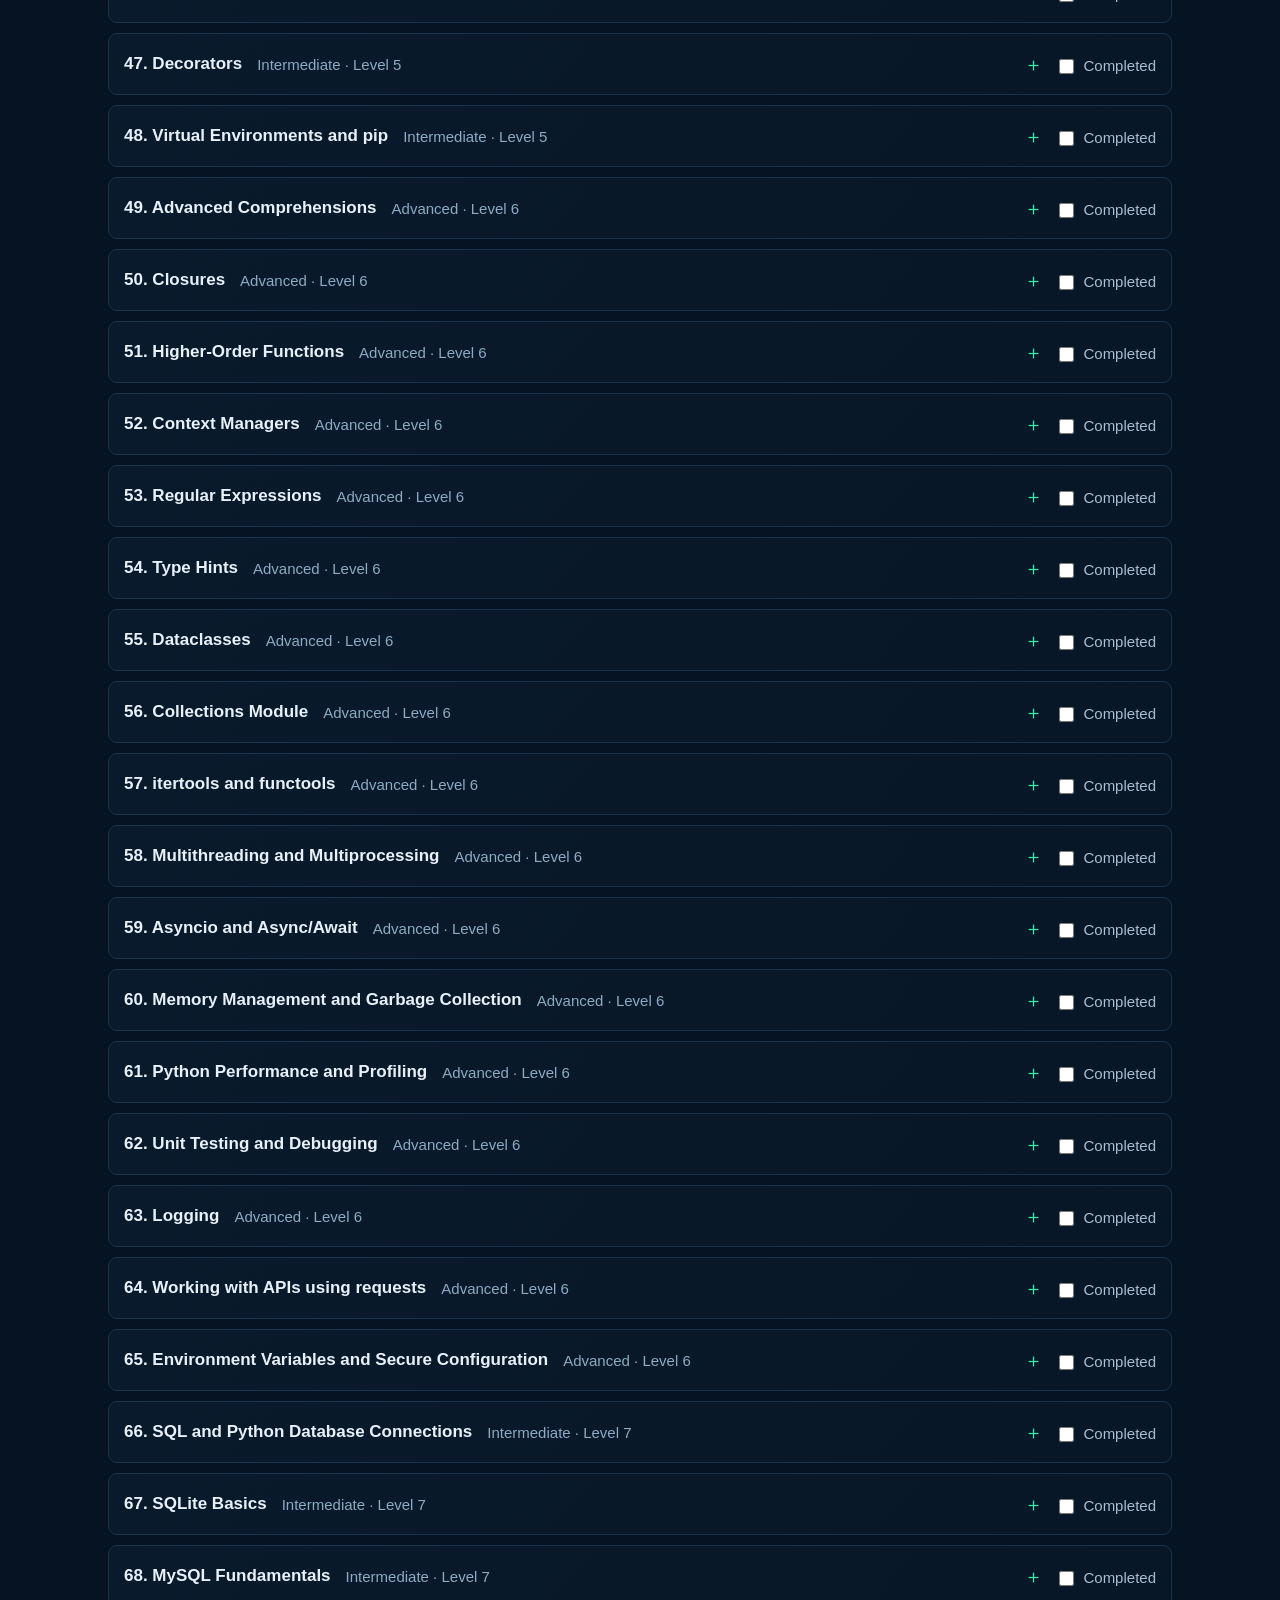
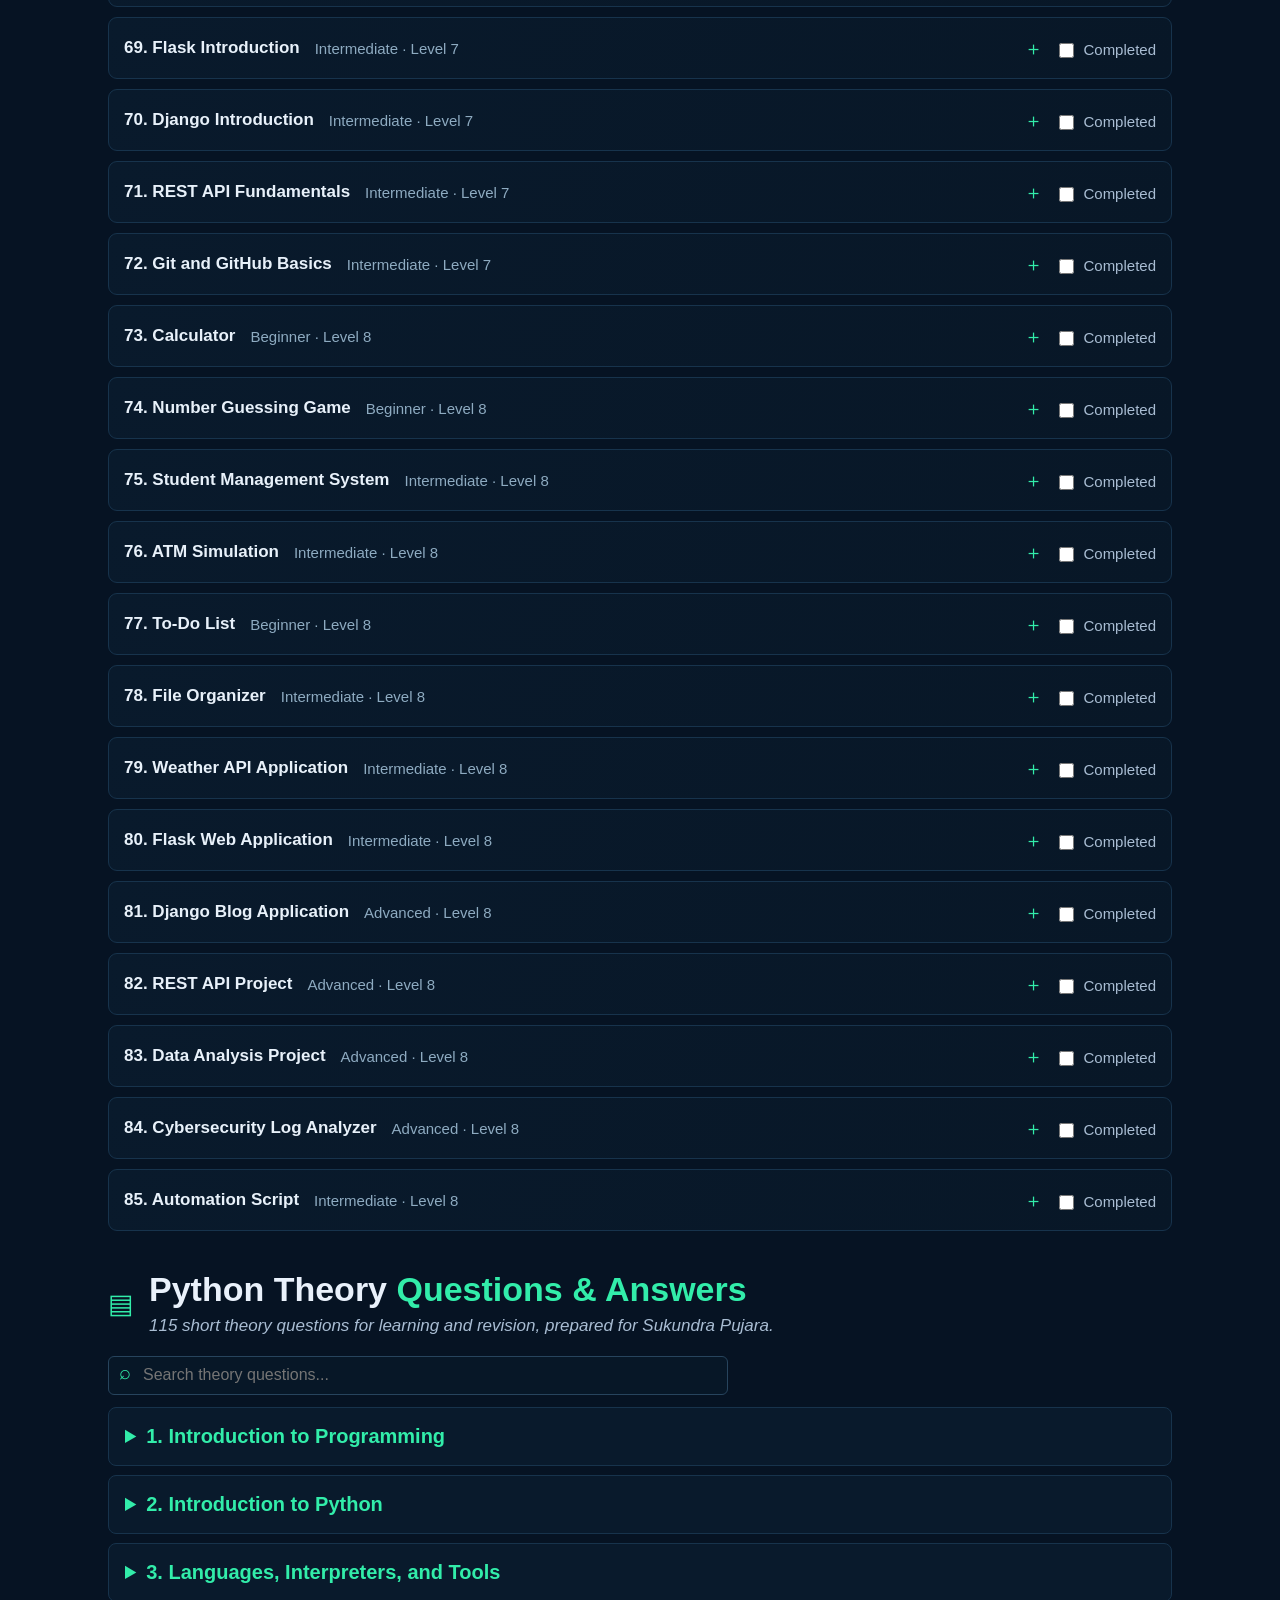
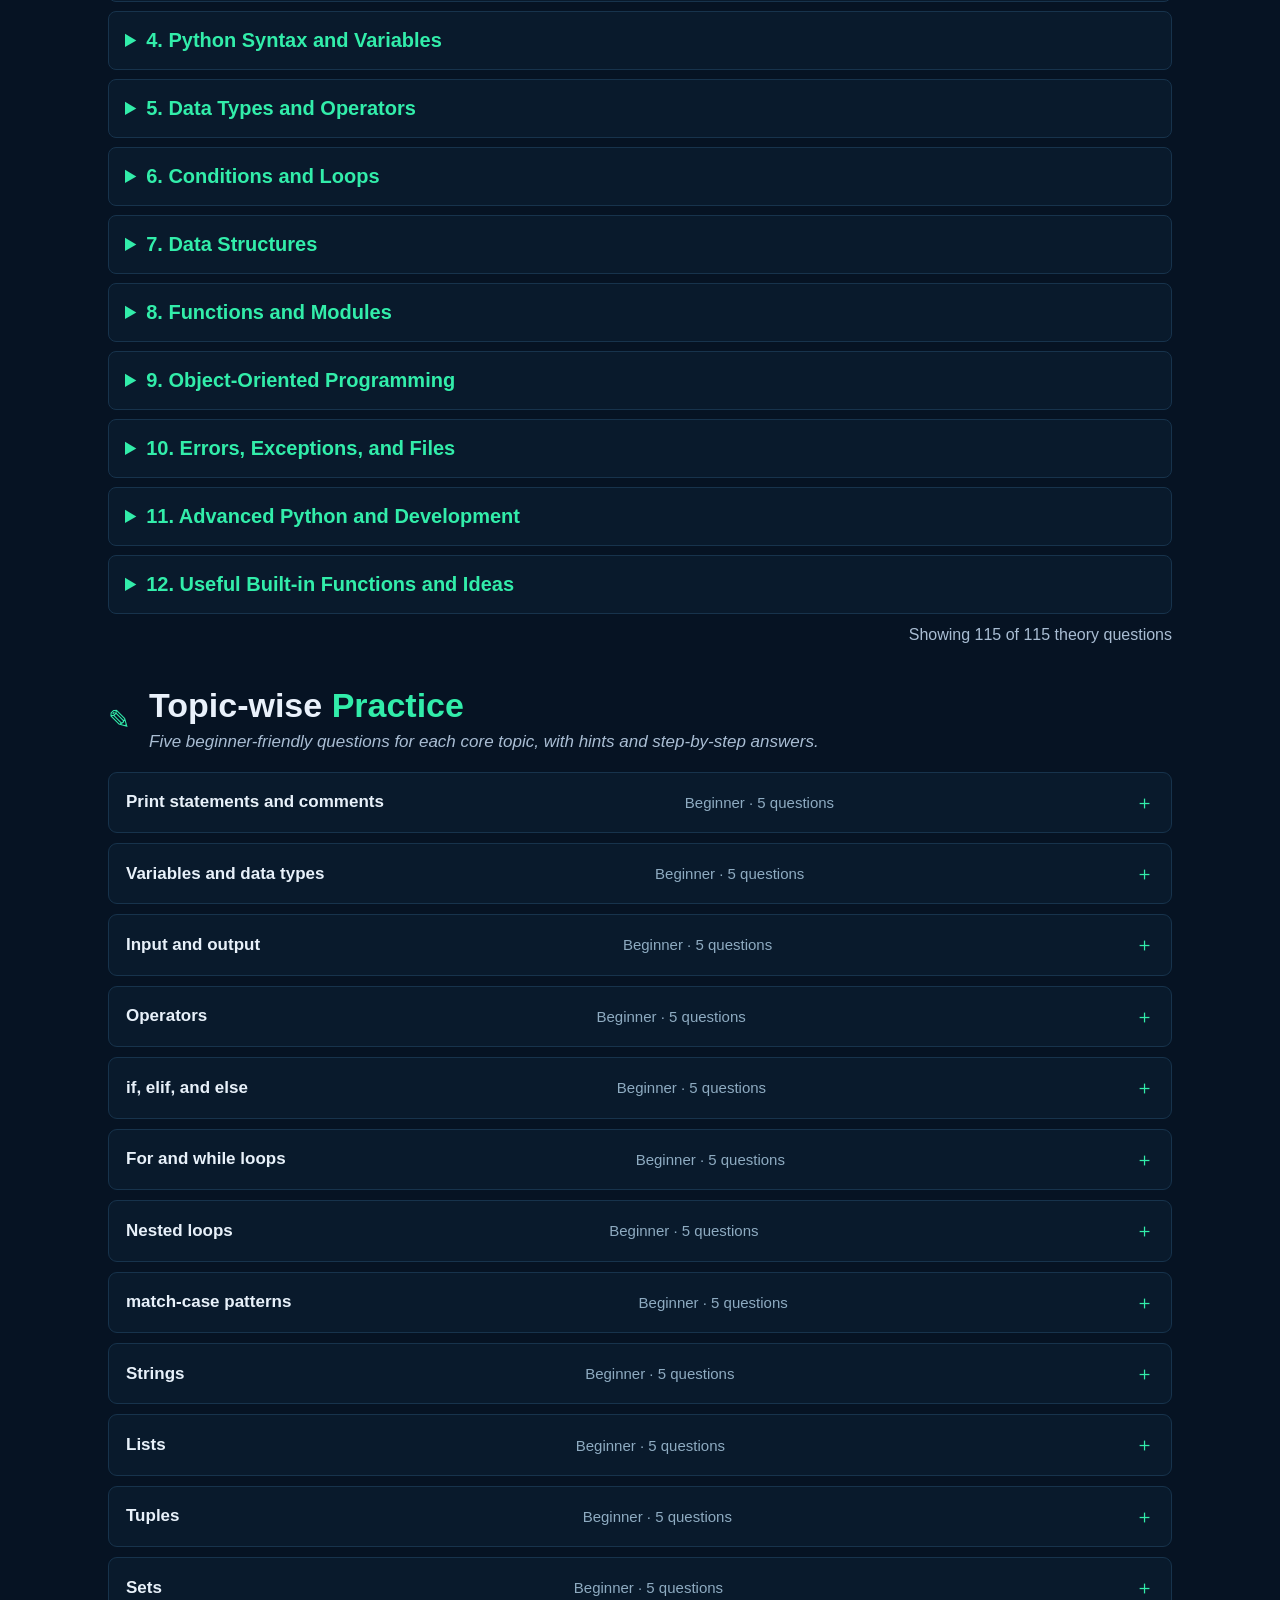
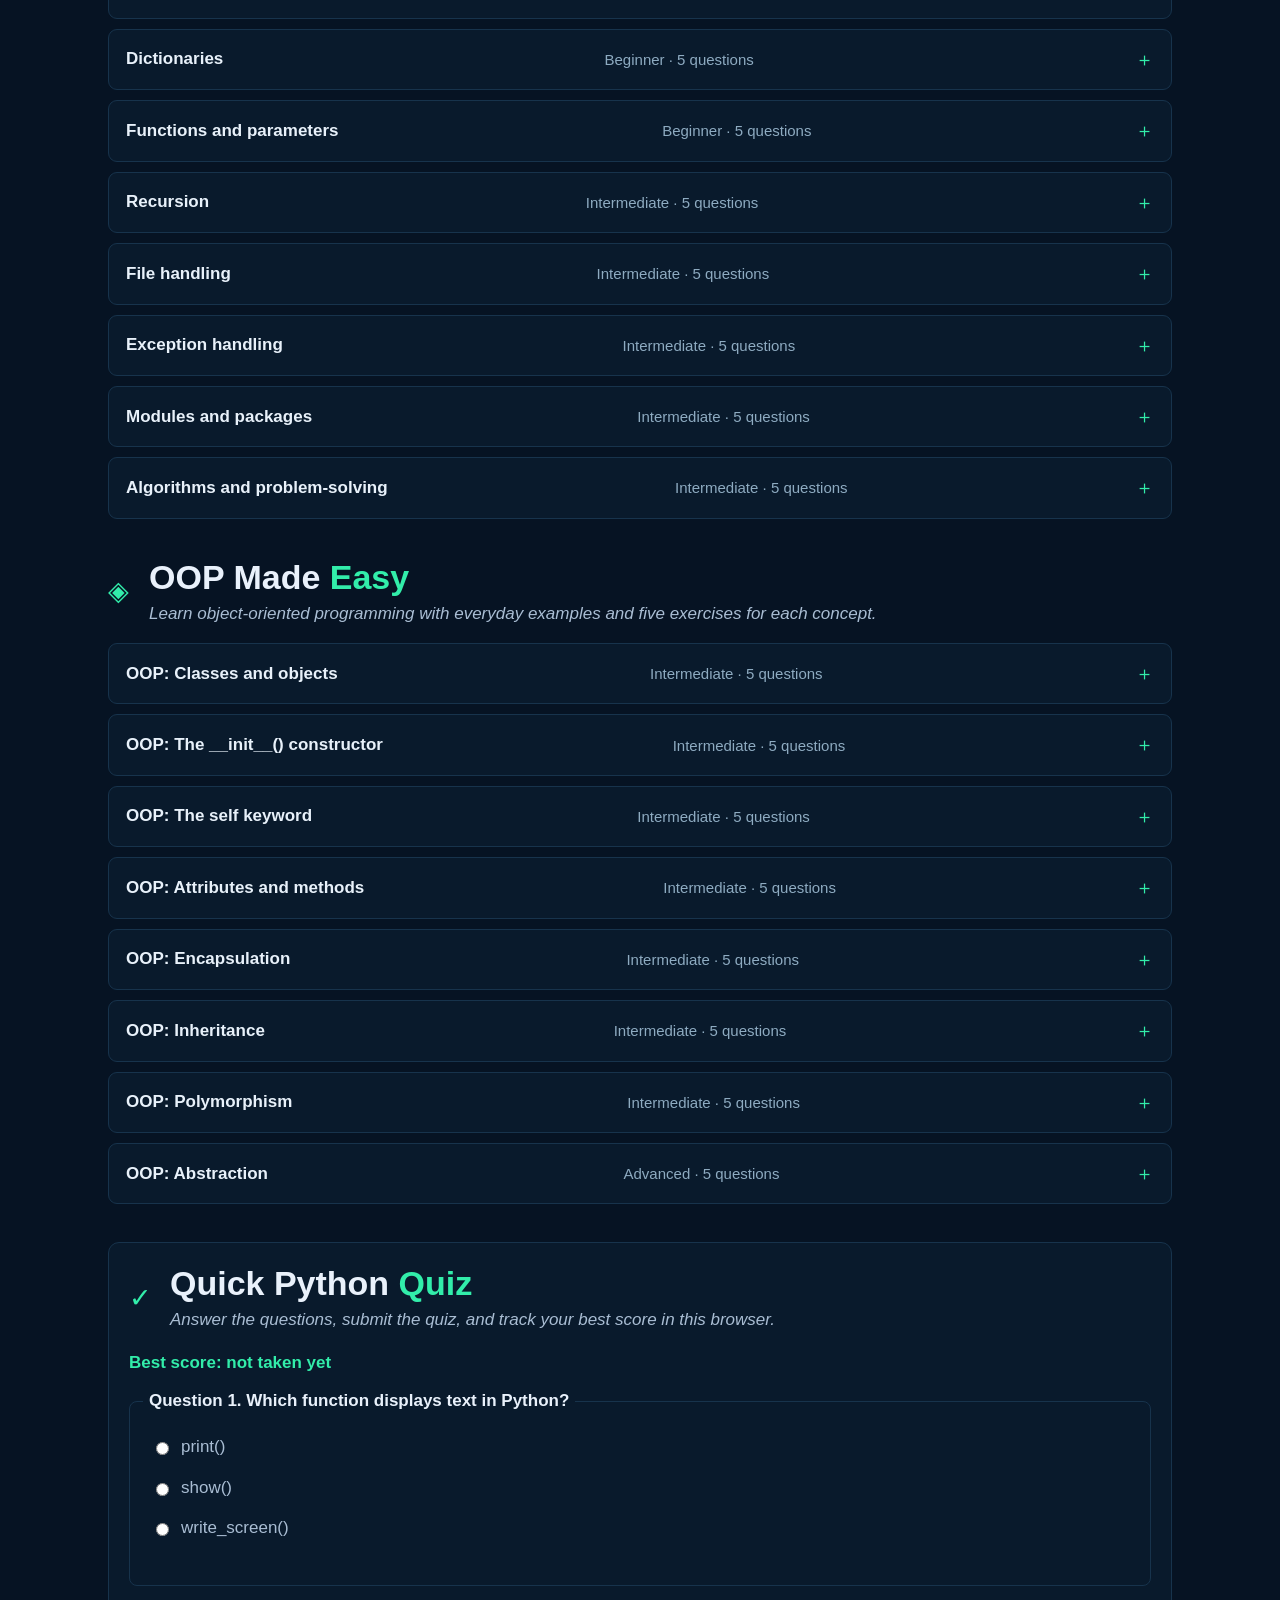
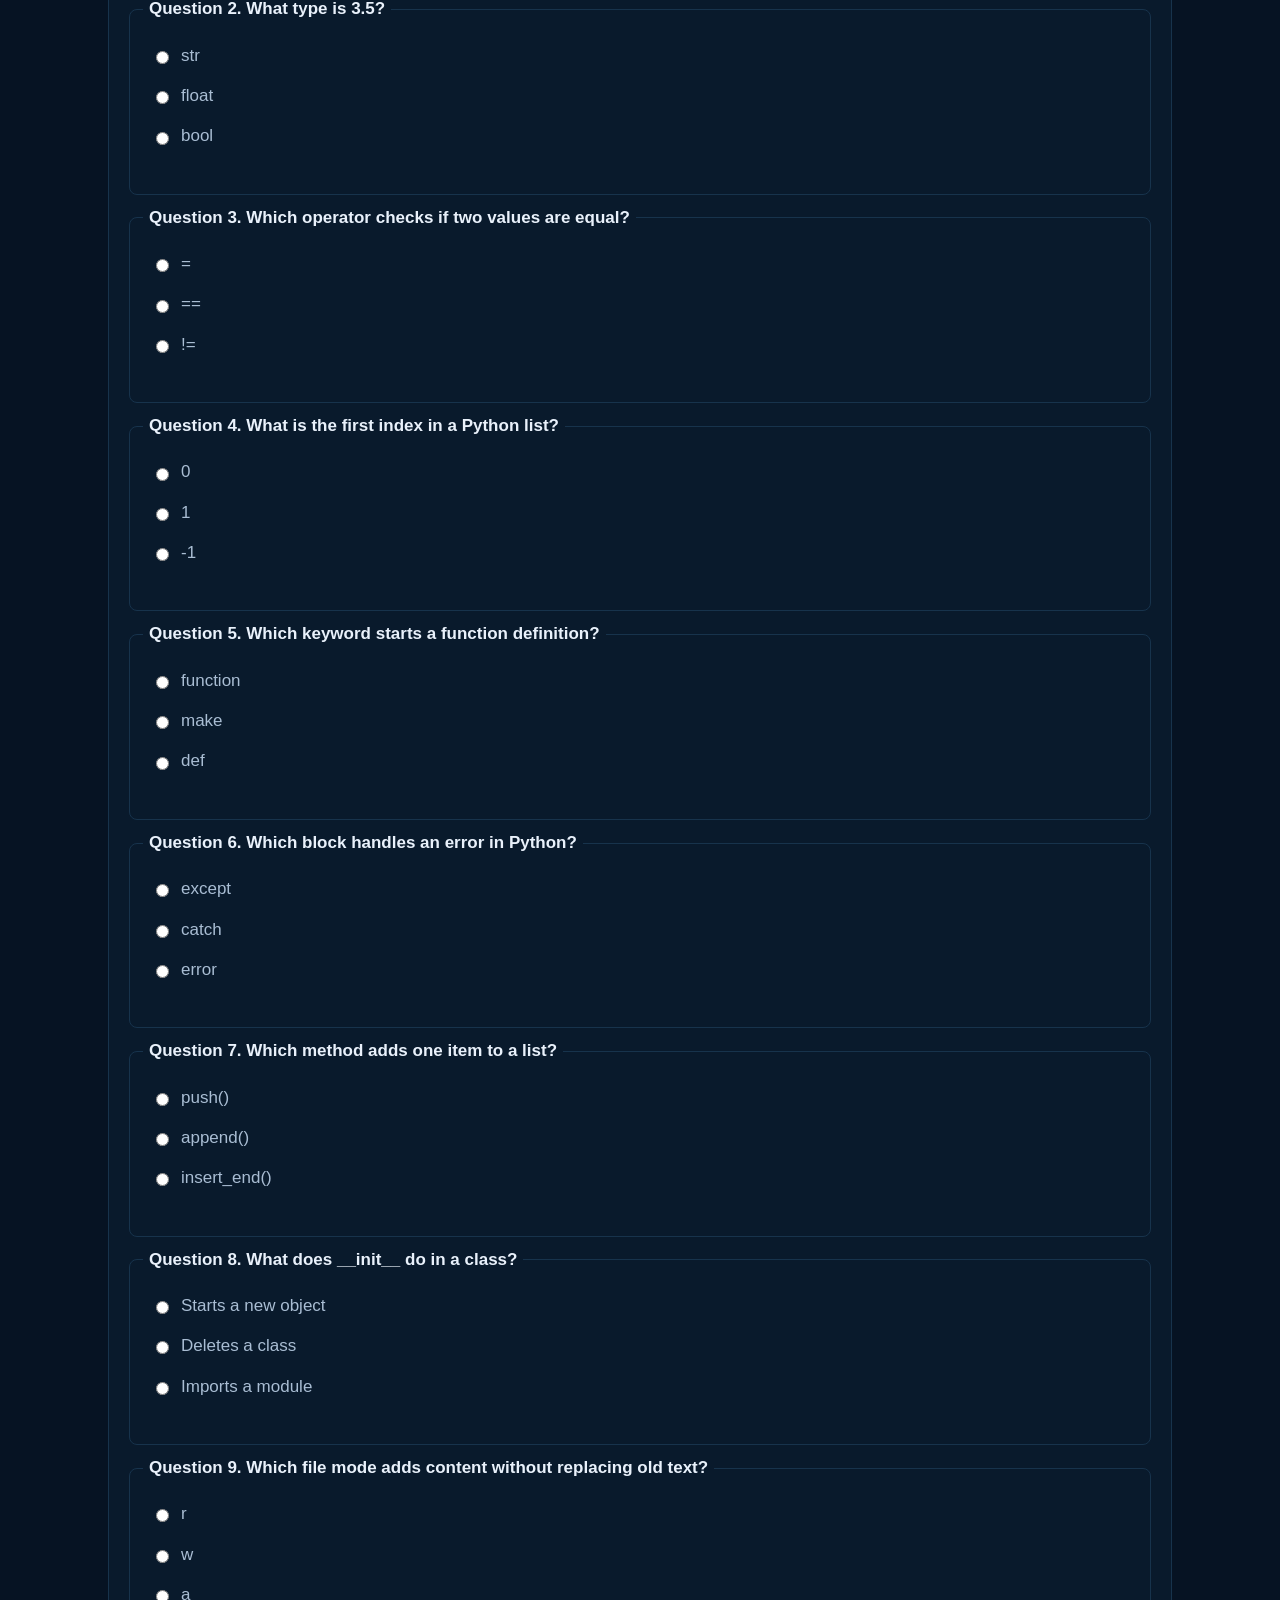
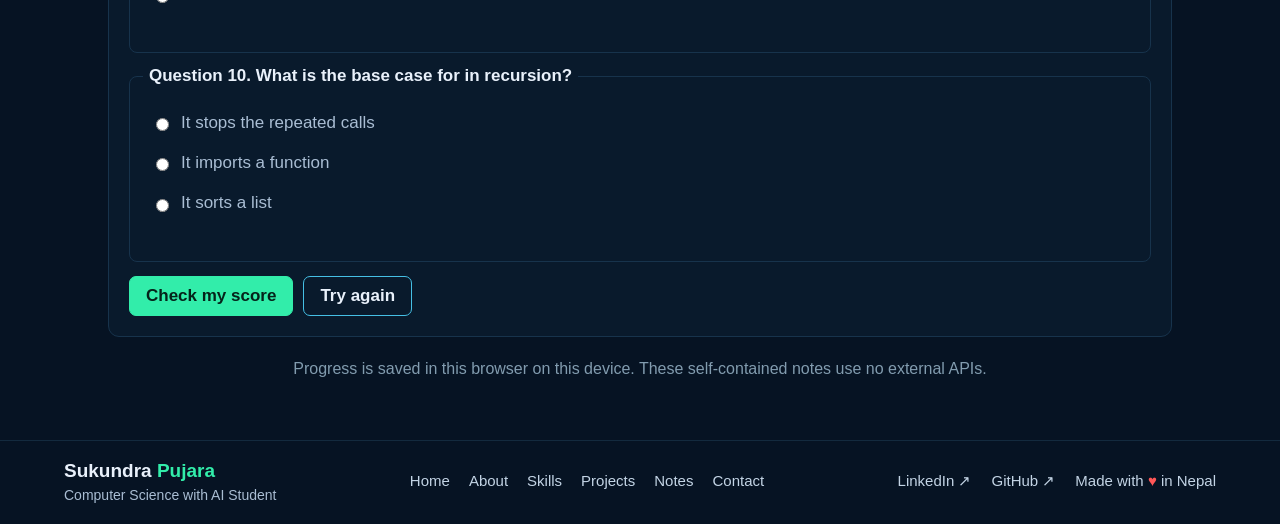
<file: notes.html>
<!doctype html>
<html lang="en">
<head><meta charset="utf-8"><meta name="viewport" content="width=device-width, initial-scale=1"><meta name="theme-color" content="#061323"><meta name="description" content="Python Learning Hub by Sukundra Pujara. Beginner-friendly Python lessons, theory, OOP practice, and quizzes."><title>Python Learning Hub by Sukundra Pujara</title><link rel="stylesheet" href="static/css/style.css"><link rel="stylesheet" href="static/css/pages.css"><link rel="stylesheet" href="static/css/text-scale.css"><script src="static/js/python-lessons.js" defer></script><script src="static/js/practice-topics.js" defer></script><script src="static/js/python-theory.js" defer></script><script src="static/js/main.js" defer></script><script src="static/js/script.js" defer></script></head>
<body>
<header class="site-header"><a class="brand" href="index.html"><span class="code-mark">&lt;/&gt;</span> Sukundra <b>Pujara</b></a><button class="menu-toggle" aria-label="Toggle navigation" aria-expanded="false">☰</button><nav class="navigation" aria-label="Main navigation"><a href="index.html">Home</a><a href="index.html#about">About</a><a href="index.html#skills">Skills</a><a href="projects.html">Projects</a><a href="index.html#education">Education</a><a href="notes.html">Notes</a><a href="contact.html">Contact</a></nav><button class="button button-outline theme-toggle" type="button" aria-label="Switch to light mode">☀ Light</button><a class="button button-outline admin-link" href="admin.html">Admin</a></header>
<main>
  <section class="content-section section-wrap python-notes-page">
    <div class="python-heading">
      <div><span class="eyebrow">PYTHON LEARNING PATH</span><h1>Python Learning Hub <span>by Sukundra Pujara</span></h1><p>Learn Python step by step with Sukundra Pujara. Start with simple ideas, read clear examples, and practice at your own pace.</p></div>
    </div>
    <nav class="level-jump-links" aria-label="Jump to a curriculum level">
      <button class="lesson-level-link" type="button" data-level="Level 1 · Python Basics">1 · Basics</button>
      <button class="lesson-level-link" type="button" data-level="Level 2 · Control Flow">2 · Control Flow</button>
      <button class="lesson-level-link" type="button" data-level="Level 3 · Data Structures">3 · Data Structures</button>
      <button class="lesson-level-link" type="button" data-level="Level 4 · Functions">4 · Functions</button>
      <button class="lesson-level-link" type="button" data-level="Level 5 · Intermediate Python">5 · Intermediate</button>
      <button class="lesson-level-link" type="button" data-level="Level 6 · Advanced Python">6 · Advanced</button>
      <button class="lesson-level-link" type="button" data-level="Level 7 · Databases and Development">7 · Databases</button>
      <button class="lesson-level-link" type="button" data-level="Level 8 · Python Projects">8 · Projects</button>
    </nav>
    <aside class="resource-callout"><div><strong>Practice Python Coding on AlgoCademy</strong><p>Use this extra practice resource alongside the original lessons on this page.</p></div><a class="button button-outline" href="https://algocademy.com/link/" target="_blank" rel="noopener noreferrer">Open AlgoCademy ↗</a></aside>
    <aside class="resource-callout"><div><strong>Practice Python Coding on Programiz</strong><p>Write and run Python code online with the Programiz Python compiler.</p></div><a class="button button-outline" href="https://www.programiz.com/python-programming/online-compiler/" target="_blank" rel="noopener noreferrer">Open Programiz Compiler ↗</a></aside>
    <aside class="resource-callout"><div><strong>More OOP practice</strong><p>Explore this separate Python OOP learning resource.</p></div><a class="button button-outline" href="https://oop.abishekbimali.com.np/" target="_blank" rel="noopener noreferrer">Visit OOP Notes ↗</a></aside>
    <section class="progress-panel" aria-label="Learning progress">
      <div class="progress-top"><div><strong>Your progress</strong><span id="progress-count">0 of 85 lessons completed</span></div><strong id="progress-percent">0%</strong></div>
      <div class="progress-track" role="progressbar" aria-label="Lessons completed" aria-valuemin="0" aria-valuemax="85" aria-valuenow="0"><span id="progress-fill"></span></div>
    </section>
    <div class="notes-toolbar">
      <label class="search-control"><span aria-hidden="true">⌕</span><input id="lesson-search" type="search" placeholder="Search Python topics..." autocomplete="off" aria-label="Search lessons by topic"></label>
      <label class="filter-control">Category
        <select id="category-filter" aria-label="Filter by category"><option value="all">All categories</option><option value="Beginner">Beginner</option><option value="Intermediate">Intermediate</option><option value="Advanced">Advanced</option></select>
      </label>
      <label class="filter-control">Curriculum level
        <select id="level-filter" aria-label="Filter by curriculum level"><option value="all">All levels</option></select>
      </label>
      <button class="button button-outline" id="clear-filters" type="button">Clear filters</button>
    </div>
    <div class="lesson-summary"><p id="lesson-count" aria-live="polite"></p><div class="lesson-navigation"><button class="button button-outline" id="previous-lesson" type="button" disabled>← Previous lesson</button><button class="button button-outline" id="next-lesson" type="button">Next lesson →</button></div></div>
    <p id="storage-warning" class="storage-warning" hidden>Browser storage is unavailable. You can read the lessons, but progress may not be saved.</p>
    <div id="lesson-list" class="lesson-list" aria-live="polite"></div>
    <section class="theory-section" id="python-theory">
      <div class="section-heading practice-heading"><span class="section-icon">▤</span><div><h2>Python Theory <span>Questions &amp; Answers</span></h2><p>115 short theory questions for learning and revision, prepared for Sukundra Pujara.</p></div></div>
      <label class="search-control theory-search"><span aria-hidden="true">⌕</span><input id="theory-search" type="search" placeholder="Search theory questions..." autocomplete="off" aria-label="Search Python theory"></label>
      <div id="theory-list" class="theory-list"></div>
      <p class="theory-count" id="theory-count" aria-live="polite"></p>
    </section>
    <section class="practice-section" id="topic-practice">
      <div class="section-heading practice-heading"><span class="section-icon">✎</span><div><h2>Topic-wise <span>Practice</span></h2><p>Five beginner-friendly questions for each core topic, with hints and step-by-step answers.</p></div></div>
      <div id="core-practice-list" class="practice-topic-list"></div>
    </section>
    <section class="practice-section" id="oop-practice">
      <div class="section-heading practice-heading"><span class="section-icon">◈</span><div><h2>OOP Made <span>Easy</span></h2><p>Learn object-oriented programming with everyday examples and five exercises for each concept.</p></div></div>
      <div id="oop-practice-list" class="practice-topic-list"></div>
    </section>
    <section class="quiz-panel" id="python-quiz">
      <div class="section-heading practice-heading"><span class="section-icon">✓</span><div><h2>Quick Python <span>Quiz</span></h2><p>Answer the questions, submit the quiz, and track your best score in this browser.</p></div></div>
      <p class="quiz-best" id="quiz-best-score">Best score: not taken yet</p>
      <form id="quiz-form"></form>
      <div class="quiz-actions"><button class="button button-primary" type="button" id="submit-quiz">Check my score</button><button class="button button-outline" type="button" id="retry-quiz" hidden>Try again</button><strong id="quiz-result" aria-live="polite"></strong></div>
    </section>
    <p class="curriculum-footnote">Progress is saved in this browser on this device. These self-contained notes use no external APIs.</p>
  </section>
</main>
<footer class="footer"><div><strong>Sukundra <b>Pujara</b></strong><small>Computer Science with AI Student</small></div><nav aria-label="Footer navigation"><a href="index.html">Home</a><a href="index.html#about">About</a><a href="index.html#skills">Skills</a><a href="projects.html">Projects</a><a href="notes.html">Notes</a><a href="contact.html">Contact</a></nav><div class="footer-contact"><a href="https://www.linkedin.com/in/sukundra-pujara-87006b43b/" target="_blank" rel="noreferrer">LinkedIn ↗</a><a href="https://github.com/Sukundra1010" target="_blank" rel="noopener noreferrer">GitHub ↗</a><span>Made with <b>♥</b> in Nepal</span></div></footer>
</body></html>
</file>
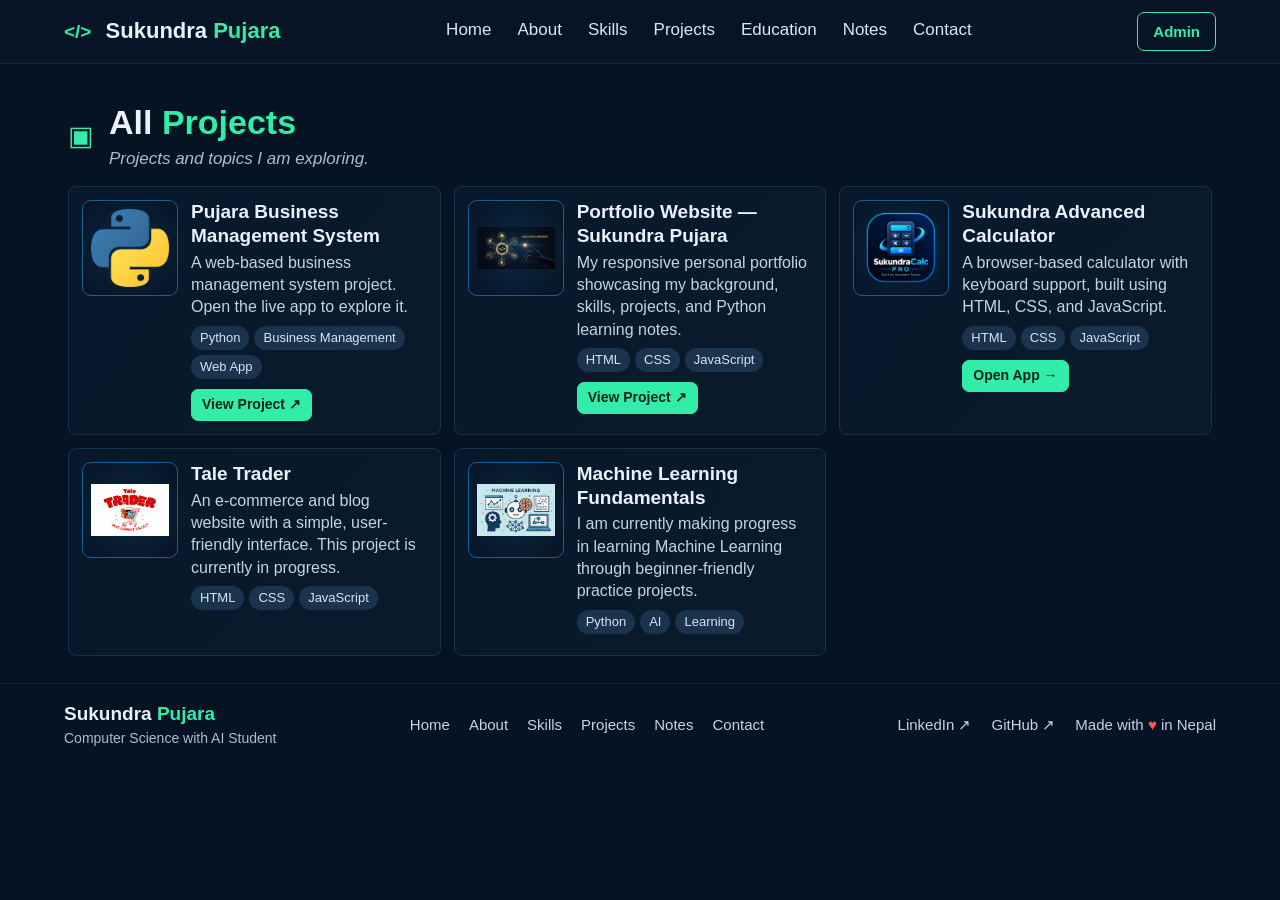
<file: projects.html>
<!doctype html>
<html lang="en">
<head><meta charset="utf-8"><meta name="viewport" content="width=device-width, initial-scale=1"><meta name="theme-color" content="#061323"><title>Projects | Sukundra Pujara</title><link rel="stylesheet" href="static/css/style.css"><link rel="stylesheet" href="static/css/pages.css"><link rel="stylesheet" href="static/css/text-scale.css"><script src="static/js/main.js" defer></script></head>
<body>
<header class="site-header"><a class="brand" href="index.html"><span class="code-mark">&lt;/&gt;</span> Sukundra <b>Pujara</b></a><button class="menu-toggle" aria-label="Toggle navigation" aria-expanded="false">☰</button><nav class="navigation" aria-label="Main navigation"><a href="index.html">Home</a><a href="index.html#about">About</a><a href="index.html#skills">Skills</a><a href="projects.html">Projects</a><a href="index.html#education">Education</a><a href="notes.html">Notes</a><a href="contact.html">Contact</a></nav><a class="button button-outline admin-link" href="admin.html">Admin</a></header>
<main><section class="content-section section-wrap page-top"><div class="section-heading"><span class="section-icon">▣</span><div><h2>All <span>Projects</span></h2><p>Projects and topics I am exploring.</p></div></div><div class="project-grid" data-project-list="all"></div></section></main>
<footer class="footer"><div><strong>Sukundra <b>Pujara</b></strong><small>Computer Science with AI Student</small></div><nav aria-label="Footer navigation"><a href="index.html">Home</a><a href="index.html#about">About</a><a href="index.html#skills">Skills</a><a href="projects.html">Projects</a><a href="notes.html">Notes</a><a href="contact.html">Contact</a></nav><div class="footer-contact"><a href="https://www.linkedin.com/in/sukundra-pujara-87006b43b/" target="_blank" rel="noreferrer">LinkedIn ↗</a><a href="https://github.com/Sukundra1010" target="_blank" rel="noopener noreferrer">GitHub ↗</a><span>Made with <b>♥</b> in Nepal</span></div></footer>
</body></html>
</file>
<file: static/css/style.css>
:root{--bg:#061323;--panel:#091a2c;--panel2:#0b1c30;--line:#17334c;--text:#e9f1fb;--muted:#a9bdd3;--green:#32edaa;--blue:#45c9ef;--danger:#ff7777}*{box-sizing:border-box}html{scroll-behavior:smooth;scroll-padding-top:80px}body{margin:0;background:var(--bg);color:var(--text);font:15px/1.55 Inter,"Segoe UI",Arial,sans-serif}a{color:inherit;text-decoration:none}a:hover{color:var(--green)}.site-header{height:64px;display:flex;align-items:center;justify-content:space-between;padding:0 max(calc((100vw - 1200px)/2),5%);background:#071526ed;border-bottom:1px solid #12283c;position:sticky;top:0;z-index:5;backdrop-filter:blur(12px)}.brand{font-size:17px;font-weight:700;white-space:nowrap}.brand b,.footer strong b{color:var(--green)}.code-mark{color:var(--green);font-weight:900;margin-right:8px;font-size:19px}.navigation{height:100%;display:flex;align-items:center;gap:26px}.navigation a{font-size:13px;color:#dce7f3;height:100%;display:flex;align-items:center;border-bottom:2px solid transparent}.navigation a:hover{color:var(--green);border-color:var(--green)}.button{display:inline-flex;align-items:center;justify-content:center;gap:7px;border-radius:7px;padding:9px 16px;font-weight:650;font-size:13px;border:1px solid var(--blue);color:var(--text);background:transparent;cursor:pointer;transition:.2s}.button:hover{transform:translateY(-1px);color:var(--bg);background:var(--blue)}.button-primary{background:var(--green);border-color:var(--green);color:#05231a}.button-primary:hover{background:#79ffcb;border-color:#79ffcb}.button-outline{border-color:#45bfe4}.admin-link{color:var(--green);border-color:var(--green);padding:7px 15px}.menu-toggle{display:none;background:transparent;color:var(--green);border:0;font-size:24px}.section-wrap{max-width:1200px;margin:0 auto;padding-left:28px;padding-right:28px}.hero{min-height:375px;display:grid;grid-template-columns:1.15fr .85fr;align-items:center;gap:42px;border-bottom:1px solid #12283c;padding-top:34px;padding-bottom:30px}.eyebrow{display:inline-block;border:1px solid #08795b;color:var(--green);border-radius:18px;padding:3px 12px;font-size:12px}.hero h1{font-size:48px;line-height:1.06;margin:8px 0 2px;letter-spacing:-1.6px}.hero h1 span,.section-heading h2 span{color:var(--green)}.hero h2{font-size:16px;font-weight:500;margin:0 0 10px;color:#cad8e8}.hero h2 i{font-style:normal;color:var(--green);padding:0 5px}.hero-copy>p{max-width:530px;color:#d2deeb;margin:0 0 16px}.hero-actions{display:flex;gap:12px;flex-wrap:wrap}.social-links{display:flex;gap:24px;margin-top:12px;font-size:13px;color:#c5d6e8}.portrait-wrap{position:relative;display:flex;justify-content:center;align-items:center;min-height:280px}.portrait-ring{width:218px;height:218px;border-radius:50%;padding:5px;border:3px solid var(--green);box-shadow:0 0 34px #00d9a333,0 0 0 15px #00d9a30a;position:relative;z-index:1}.portrait-ring:before,.portrait-ring:after{content:"";position:absolute;inset:-22px;border:1px solid #00cda333;border-radius:50%;border-left-color:transparent;border-bottom-color:transparent;transform:rotate(-35deg)}.portrait-ring:after{inset:-36px;transform:rotate(145deg);opacity:.5}.portrait-ring img{width:100%;height:100%;object-fit:cover;border-radius:50%;background:#c9d8e6}.photo-note{position:absolute;left:calc(50% + 125px);top:54px;color:var(--green);font-style:italic;min-width:170px;font-size:13px;transform:rotate(-5deg)}.photo-note small{color:#bfd0df;font-size:11px;display:block;margin-top:15px;transform:rotate(5deg)}.content-section{padding-top:23px;padding-bottom:7px}.section-heading{display:flex;align-items:center;gap:13px;margin:0 0 14px}.section-heading h2{font-size:26px;line-height:1.2;margin:0}.section-heading p{margin:3px 0 0;color:var(--muted);font-size:13px;font-style:italic}.section-icon{font-size:27px;color:var(--green);min-width:28px}.heading-action{margin-left:auto;white-space:nowrap}.project-grid{display:grid;grid-template-columns:repeat(3,minmax(0,1fr));gap:13px}.project-card{display:flex;gap:13px;min-height:151px;padding:13px;background:linear-gradient(130deg,#08192b,#091a2b);border:1px solid var(--line);border-radius:8px;transition:.2s}.project-card:hover,.skill-card:hover,.note-card:hover{border-color:#168566;transform:translateY(-2px)}.project-art{width:96px;min-width:96px;height:96px;align-self:flex-start;border-radius:9px;border:1px solid #176197;background:radial-gradient(circle,#092a44,#071324);display:grid;place-items:center;font-size:37px}.project-info{min-width:0}.project-info h3{margin:0 0 4px;font-size:14px;line-height:1.25}.project-info p{margin:0 0 7px;font-size:11.5px;line-height:1.4;color:#c5d3e2}.tags{display:flex;gap:5px;flex-wrap:wrap;margin-bottom:8px}.tags span{font-size:9px;border-radius:12px;background:#1a344d;padding:2px 9px;color:#d6e4f2}.project-links{display:flex;gap:7px;flex-wrap:wrap}.button.small{font-size:10px;padding:4px 10px}.about-card,.education-card,.note-card,.skill-card,.contact-card{border:1px solid var(--line);border-radius:8px;background:var(--panel);padding:18px}.about-card p{color:#d0dce8;margin:0 0 12px}.about-card p:last-child{margin-bottom:0}.skill-grid{display:grid;grid-template-columns:repeat(3,1fr);gap:12px}.skill-card span{font-size:25px}.skill-card h3{margin:5px 0;font-size:15px}.skill-card p,.note-card p{color:var(--muted);font-size:13px;margin:0}.education-card{display:flex;align-items:center;gap:16px}.education-icon{font-size:32px}.education-card h3{margin:0 0 4px}.education-card p{margin:0;color:var(--muted)}.notes-grid{display:grid;grid-template-columns:repeat(3,1fr);gap:12px}.note-card h3{margin:0 0 7px;font-size:15px}.note-card small{display:block;color:#7794ac;margin-top:12px}.footer{margin-top:20px;border-top:1px solid #132a3e;min-height:74px;padding:15px max(calc((100vw - 1200px)/2),5%);display:flex;align-items:center;justify-content:space-between;gap:20px}.footer strong{display:block;font-size:14px}.footer small{display:block;font-size:10px;color:var(--muted)}.footer nav,.footer-contact{display:flex;gap:19px;align-items:center;font-size:11px;color:#c3d4e5}.footer-contact{gap:20px}.footer-contact span b{color:#ff5757}.flash-wrap{max-width:1200px;margin:10px auto 0;padding:0 28px}.flash{padding:10px 14px;border:1px solid var(--line);border-radius:7px;background:var(--panel)}.flash.success{border-color:#168566;color:var(--green)}.flash.error{border-color:#a34f59;color:#ffb5b5}.page-top{padding-top:38px;min-height:65vh}.narrow{max-width:680px}.contact-layout{display:grid;grid-template-columns:1.2fr .8fr;gap:18px;max-width:900px}.form-card{display:grid;gap:14px;border:1px solid var(--line);border-radius:9px;padding:22px;background:var(--panel)}.form-card h3{margin:0}.form-card label{display:grid;gap:6px;color:#dbe7f3;font-size:13px}.form-card input,.form-card textarea{width:100%;padding:10px 12px;border:1px solid #27445d;border-radius:6px;background:#061323;color:var(--text);font:inherit;resize:vertical}.form-card input:focus,.form-card textarea:focus{outline:1px solid var(--green);border-color:var(--green)}.form-card button{justify-self:start}.contact-card h3{margin-top:0}.contact-card p{margin:0 0 17px;color:var(--muted);overflow-wrap:anywhere}.contact-card strong{color:var(--text)}.contact-card a{color:var(--green)}.setup-link{color:var(--green);font-size:13px}.admin-columns{display:grid;grid-template-columns:1fr 1fr;gap:15px;margin-bottom:25px}.admin-section-title{font-size:20px;margin-top:28px}.admin-list{border:1px solid var(--line);border-radius:8px;overflow:hidden}.admin-row{display:flex;align-items:flex-start;justify-content:space-between;gap:14px;padding:13px 15px;border-bottom:1px solid var(--line)}.admin-row:last-child{border:0}.admin-row p{margin:5px 0;color:var(--muted);font-size:13px}.admin-row small{display:block;color:#7892a7}.button-danger{border-color:#a34f59;color:#ffb5b5}.button-danger:hover{background:#a34f59;color:white}@media(max-width:900px){.navigation{gap:14px}.navigation a{font-size:12px}.hero{grid-template-columns:1.1fr .9fr}.photo-note{display:none}.project-grid{grid-template-columns:repeat(2,minmax(0,1fr))}.footer{flex-wrap:wrap}.footer nav{order:3;width:100%;justify-content:center}}@media(max-width:650px){.site-header{height:58px;padding:0 17px}.brand{font-size:15px}.menu-toggle{display:block;margin-left:auto;margin-right:12px}.navigation{display:none;position:absolute;top:57px;left:0;right:0;height:auto;background:#08192b;padding:12px 20px;flex-direction:column;align-items:stretch;gap:0;border-bottom:1px solid var(--line)}.navigation.open{display:flex}.navigation a{height:auto;padding:9px;border-bottom:1px solid #12283c}.admin-link{font-size:11px;padding:6px 9px}.section-wrap{padding-left:17px;padding-right:17px}.hero{grid-template-columns:1fr;gap:5px;padding-top:29px;text-align:center}.hero h1{font-size:39px}.hero h2{font-size:14px}.hero-copy>p{font-size:14px}.hero-actions,.social-links{justify-content:center}.portrait-wrap{grid-row:1;min-height:225px}.portrait-ring{width:174px;height:174px}.hero-copy{grid-row:2}.section-heading h2{font-size:23px}.project-grid,.skill-grid,.notes-grid{grid-template-columns:1fr}.project-card{min-height:135px}.project-art{width:82px;min-width:82px;height:82px}.heading-action{font-size:10px;padding:7px;margin-left:auto}.contact-layout,.admin-columns{grid-template-columns:1fr}.footer{padding:16px 18px;justify-content:center;text-align:center}.footer nav{gap:12px;flex-wrap:wrap}.footer-contact{justify-content:center;width:100%}.flash-wrap{padding:0 17px}.page-top{padding-top:26px}}
</file>
<file: static/css/pages.css>
.form-help,.empty-state{color:var(--muted);font-size:13px;margin:0}
.notice-box{max-width:900px;margin:0 0 18px;padding:13px 16px;border:1px solid #806c32;border-radius:8px;background:#1a1b24;color:#e5d7a8;font-size:13px}
.notice-box strong{color:#ffe28a}
.admin-list:empty{min-height:44px}
.admin-list:empty:after{content:"Nothing here yet.";display:block;padding:12px 15px;color:var(--muted);font-size:13px}
.admin-row>div{min-width:0;overflow-wrap:anywhere}
.admin-row button{flex-shrink:0}
@media(max-width:650px){.notice-box{font-size:12px}.admin-row{padding:11px}}
.python-notes-page{max-width:1120px;padding-top:38px;padding-bottom:38px}
.python-heading{padding:30px 32px;margin-bottom:18px;border:1px solid #174258;border-radius:12px;background:radial-gradient(ellipse at 82% 20%,#0b433d 0,transparent 42%),linear-gradient(130deg,#0a1d31,#081828)}
.python-heading h1{font-size:clamp(28px,4vw,42px);line-height:1.15;letter-spacing:-.7px;margin:12px 0 8px}
.python-heading h1 span{color:var(--green)}
.python-heading p{max-width:780px;color:var(--muted);margin:0}
.progress-panel{padding:17px 20px;margin:16px 0;border:1px solid var(--line);border-radius:9px;background:var(--panel)}
.progress-top{display:flex;align-items:center;justify-content:space-between;gap:12px;margin-bottom:11px}
.progress-top>div{display:grid;gap:2px}.progress-top>div span{color:var(--muted);font-size:12px}
.progress-top>strong:last-child{color:var(--green);font-size:20px}
.progress-track{height:10px;border-radius:8px;overflow:hidden;background:#142b40}
#progress-fill{display:block;height:100%;width:0;border-radius:inherit;background:linear-gradient(90deg,#20c88d,var(--green));transition:width .25s ease}
.level-jump-links{display:flex;flex-wrap:wrap;gap:8px;margin:18px 0}
.lesson-level-link{padding:7px 11px;border:1px solid #21516b;border-radius:18px;background:#0a1b2c;color:#cfe0ee;font:inherit;font-size:12px;cursor:pointer}
.lesson-level-link:hover{border-color:var(--green);color:var(--green)}
.resource-callout{display:flex;align-items:center;justify-content:space-between;gap:14px;margin:16px 0;padding:14px 17px;border:1px solid #185546;border-radius:9px;background:#091d29}
.resource-callout strong{color:var(--green)}.resource-callout p{margin:3px 0 0;color:var(--muted);font-size:13px}
.notes-toolbar{display:grid;grid-template-columns:minmax(220px,1fr) minmax(150px,.65fr) minmax(185px,.85fr) auto;gap:10px;align-items:end;margin:20px 0 12px}
.search-control,.filter-control{display:grid;gap:5px;color:#cbd9e8;font-size:12px}
.search-control{position:relative}.search-control>span{position:absolute;left:11px;bottom:7px;font-size:20px;color:var(--green)}
.search-control input,.filter-control select{height:39px;width:100%;border:1px solid #27445d;border-radius:6px;background:#071727;color:var(--text);padding:8px 11px;font:inherit}
.search-control input{padding-left:34px}.search-control input:focus,.filter-control select:focus{outline:1px solid var(--green);border-color:var(--green)}
.lesson-summary{display:flex;align-items:center;justify-content:space-between;gap:12px;margin:10px 0;color:var(--muted);font-size:13px}
.lesson-summary>p{margin:0}.lesson-navigation{display:flex;gap:8px}.lesson-navigation .button:disabled{opacity:.42;cursor:not-allowed;transform:none}
.lesson-list{display:grid;gap:10px}
.lesson-card{display:grid;grid-template-columns:minmax(0,1fr) auto;align-items:start;gap:12px;padding:0 15px;border:1px solid var(--line);border-radius:9px;background:linear-gradient(130deg,#091a2c,#081727);scroll-margin-top:78px}
.lesson-card.is-complete{border-color:#177758}
.lesson-card details{min-width:0}
.lesson-card summary{display:flex;align-items:center;justify-content:space-between;gap:15px;min-height:60px;cursor:pointer;list-style:none}
.lesson-card summary::-webkit-details-marker{display:none}
.lesson-card summary:after{content:"＋";color:var(--green);font-size:19px;margin-left:auto}
.lesson-card details[open]>summary:after{content:"−"}
.lesson-title{font-weight:650;color:#e8f1fa}.lesson-meta{color:#8eabc1;font-size:11px;white-space:nowrap}
.complete-control{display:flex;align-items:center;gap:6px;padding-top:20px;color:var(--muted);font-size:11px;white-space:nowrap;cursor:pointer}
.complete-control input{accent-color:var(--green);width:15px;height:15px}
.lesson-body{padding:0 5px 17px 0}.lesson-body h3{margin:15px 0 7px;color:var(--green);font-size:13px}
.lesson-explanation,.lesson-tip,.challenge-question{margin:0;color:#cedbe8;font-size:13px}
.lesson-body pre{white-space:pre-wrap;overflow-wrap:anywhere;overflow-x:auto;margin:0;padding:13px 15px;border:1px solid #193650;border-radius:7px;background:#04101d;color:#d9f3e8;font:12px/1.65 Consolas,"Courier New",monospace}
.lesson-body .expected-output{background:#071720;color:#b9e8d2}.lesson-tip{padding-left:11px;border-left:2px solid #e6ad58}
.answer-toggle{margin-top:10px}.challenge-answer{margin-top:9px!important}.curriculum-footnote{margin:20px 0 0;color:#829caf;font-size:12px;text-align:center}
.storage-warning{padding:10px 13px;border:1px solid #806c32;border-radius:7px;color:#ffe28a;font-size:13px}
.skill-card .skill-image{display:block;width:48px;height:48px;object-fit:contain;border-radius:8px}
.skill-card .skill-image-wide{width:100%;height:90px;object-fit:cover;object-position:center;border:1px solid var(--line);background:#071323}
.project-art img{width:100%;height:100%;padding:8px;object-fit:contain;border-radius:inherit}
.calculator-page{max-width:760px;min-height:70vh;padding-top:38px;padding-bottom:38px}
.calculator-brand{text-align:center;margin:0 auto 20px;max-width:560px}
.calculator-brand img{display:block;width:min(180px,45vw);aspect-ratio:1;object-fit:contain;margin:0 auto 12px;border:1px solid var(--line);border-radius:18px;background:#061323}
.calculator-brand h1{font-size:clamp(23px,4vw,34px);line-height:1.2;margin:0 0 5px}
.calculator-brand h1 span{color:var(--green)}
.calculator-brand p{color:var(--muted);margin:0}
.calculator{max-width:390px;margin:20px auto;padding:18px;border:1px solid var(--line);border-radius:14px;background:linear-gradient(145deg,#0b1c30,#071424);box-shadow:0 18px 55px #0005}
.calculator-display{min-height:105px;display:flex;flex-direction:column;justify-content:flex-end;align-items:flex-end;gap:7px;overflow:hidden;padding:14px 12px;margin-bottom:15px;border:1px solid #193650;border-radius:9px;background:#04101d}
.calculator-history{min-height:18px;color:#8aa4ba;font-size:13px}
#calculator-display{max-width:100%;overflow:hidden;color:var(--text);font-size:clamp(28px,8vw,42px);font-variant-numeric:tabular-nums;text-overflow:ellipsis;white-space:nowrap}
.calculator-keys{display:grid;grid-template-columns:repeat(4,minmax(0,1fr));gap:9px}
.calc-key{min-height:58px;border:1px solid #203c53;border-radius:9px;background:#0d2236;color:var(--text);font-size:19px;font-weight:650;cursor:pointer;transition:background .15s,border-color .15s,transform .15s}
.calc-key:hover{transform:translateY(-1px);border-color:#3a718e;background:#16314a}
.calc-key:active{transform:scale(.97)}
.calc-utility{color:#8ce5c5;background:#10293a}
.calc-operator{color:var(--green);background:#102b32}
.calc-zero{grid-column:span 2}
.calc-equals{border-color:var(--green);background:var(--green);color:#05231a}
.calc-equals:hover{background:#79ffcb}
.calculator-help{text-align:center;color:var(--muted);font-size:11px;margin:14px 0 0}
.calculator-back{display:flex;width:max-content;margin:0 auto}
@media(max-width:480px){.calculator{padding:13px}.calculator-keys{gap:7px}.calc-key{min-height:53px}}
@media(max-width:800px){.notes-toolbar{grid-template-columns:1fr 1fr}.search-control{grid-column:span 2}.notes-toolbar>.button{justify-self:start}}
@media(max-width:580px){.python-notes-page{padding-top:22px}.python-heading{padding:22px 18px}.resource-callout{align-items:flex-start;flex-direction:column}.lesson-card{gap:7px;padding:0 11px}.lesson-card summary{align-items:flex-start;flex-direction:column;justify-content:center;gap:3px;padding:10px 0}.lesson-card summary:after{position:absolute;right:43px}.lesson-title{font-size:13px}.lesson-meta{white-space:normal}.complete-control{font-size:10px}.lesson-summary{align-items:flex-start;flex-direction:column}.lesson-navigation{width:100%;justify-content:space-between}.lesson-navigation .button{padding:8px 10px;font-size:11px}.notes-toolbar{grid-template-columns:1fr}.search-control{grid-column:auto}.progress-panel{padding:14px}.level-jump-links{gap:6px}.lesson-level-link{font-size:11px}}
.theme-toggle{white-space:nowrap;min-width:76px;padding:6px 10px}
.practice-section,.quiz-panel{margin-top:38px}
.practice-heading{margin-bottom:16px}
.practice-topic-list{display:grid;gap:10px}
.practice-topic{border:1px solid var(--line);border-radius:9px;background:var(--panel);overflow:hidden}
.practice-topic>details>summary{display:flex;align-items:center;justify-content:space-between;gap:12px;padding:15px 17px;cursor:pointer;list-style:none}
.practice-topic>details>summary::-webkit-details-marker{display:none}
.practice-topic>details>summary:after{content:"＋";color:var(--green);font-size:19px}
.practice-topic>details[open]>summary:after{content:"−"}
.practice-topic .lesson-body{padding:0 17px 18px}
.practice-questions{display:grid;gap:13px;padding-left:28px}
.practice-question{padding:12px 14px;border:1px solid var(--line);border-radius:8px;background:#071727}
.practice-prompt{margin:0 0 7px;color:var(--text);font-size:13px;font-weight:600}
.practice-hint,.practice-io,.answer-explanation{margin:5px 0;color:var(--muted);font-size:12px}
.practice-answer{margin-top:9px}
.practice-answer[hidden]{display:none}
.answer-explanation{color:#b6dfcf}
.quiz-panel{padding:20px;border:1px solid var(--line);border-radius:11px;background:var(--panel)}
.quiz-best{margin:0 0 12px;color:var(--green);font-size:13px;font-weight:650}
.quiz-question{min-width:0;margin:10px 0;padding:13px;border:1px solid var(--line);border-radius:8px}
.quiz-question legend{padding:0 6px;font-size:13px;font-weight:650}
.quiz-choice{display:flex;align-items:center;gap:9px;padding:7px 8px;color:var(--muted);font-size:13px;cursor:pointer}
.quiz-choice input{accent-color:var(--green)}
.quiz-feedback{min-height:18px;margin:6px 0 0;font-size:12px;font-weight:650}
.quiz-correct{border-color:#168566}.quiz-correct .quiz-feedback{color:var(--green)}
.quiz-incorrect{border-color:#89505a}.quiz-incorrect .quiz-feedback{color:#ffb5b5}
.quiz-actions{display:flex;align-items:center;flex-wrap:wrap;gap:10px;margin-top:14px}
.quiz-actions strong{color:var(--green)}
html[data-theme="light"]{--bg:#f4f7fb;--panel:#fff;--panel2:#edf3f8;--line:#cbd8e5;--text:#14283a;--muted:#526a80}
html[data-theme="light"] body{background:var(--bg);color:var(--text)}
html[data-theme="light"] .site-header{background:#ffffffed;border-bottom-color:var(--line)}
html[data-theme="light"] .navigation a{color:#294157}
html[data-theme="light"] .brand{color:#14283a}
html[data-theme="light"] .python-heading{background:radial-gradient(ellipse at 82% 20%,#c9f1e4 0,transparent 42%),linear-gradient(130deg,#fff,#edf4fa)}
html[data-theme="light"] .progress-track{background:#dce7ef}
html[data-theme="light"] .lesson-level-link{background:#fff;color:#294157;border-color:#bdd0df}
html[data-theme="light"] .resource-callout{background:#f1faf6;border-color:#a9d8c6}
html[data-theme="light"] .search-control input,html[data-theme="light"] .filter-control select{background:#fff;color:var(--text);border-color:#bdcddd}
html[data-theme="light"] .lesson-card,html[data-theme="light"] .practice-topic{background:#fff}
html[data-theme="light"] .lesson-title,html[data-theme="light"] .practice-prompt{color:var(--text)}
html[data-theme="light"] .lesson-explanation,html[data-theme="light"] .lesson-tip,html[data-theme="light"] .challenge-question{color:#334d63}
html[data-theme="light"] .lesson-body pre{background:#f0f5f8;color:#18344b;border-color:#d1dee8}
html[data-theme="light"] .lesson-body .expected-output{background:#e9f5ef;color:#254f3d}
html[data-theme="light"] .practice-question{background:#f6f9fc}
html[data-theme="light"] .quiz-panel{background:#fff}
html[data-theme="light"] .quiz-choice{color:#334d63}
html[data-theme="light"] .calculator{background:#fff}
html[data-theme="light"] .calculator-display{background:#f0f5f8}
html[data-theme="light"] .calculator-display output{color:#14283a}
html[data-theme="light"] .calc-key{background:#eaf1f7;color:#14283a}
html[data-theme="light"] .calc-operator{background:#e1f4ec;color:#126447}
html[data-theme="light"] .calc-utility{background:#eaf3f7;color:#126447}
@media(max-width:650px){.theme-toggle{min-width:auto;padding:6px 8px;font-size:11px}.practice-topic>details>summary{align-items:flex-start}.quiz-panel{padding:13px}.practice-questions{padding-left:22px}.practice-question{padding:10px}}
.certificate-grid{display:grid;grid-template-columns:repeat(auto-fit,minmax(min(100%,290px),1fr));gap:18px}
.certificate-card{min-width:0;overflow:hidden;border:1px solid var(--line);border-radius:11px;background:linear-gradient(145deg,var(--panel),#071424)}
.certificate-image-link{display:block;padding:12px;background:#fff}
.certificate-image-link img{display:block;width:100%;height:220px;object-fit:contain}
.certificate-info{padding:15px}
.certificate-info h3{margin:0 0 5px;font-size:17px}
.certificate-info p{min-height:42px;margin:0 0 13px;color:var(--muted);font-size:13px}
.theory-section{margin-top:38px}
.theory-search{max-width:620px;margin:12px 0}
.theory-list{display:grid;gap:9px}
.theory-group,.theory-item{border:1px solid var(--line);border-radius:8px;background:var(--panel);overflow:hidden}
.theory-group>summary{padding:13px 16px;color:var(--green);font-weight:700;cursor:pointer;list-style-position:inside}
.theory-questions{display:grid;gap:7px;padding:0 12px 12px}
.theory-item{background:#071727}
.theory-item>summary{padding:10px 12px;color:var(--text);font-size:13px;font-weight:600;cursor:pointer}
.theory-item>p{margin:0;padding:0 12px 12px;color:var(--muted);font-size:13px;line-height:1.6}
.theory-count{margin:9px 0;color:var(--muted);font-size:12px;text-align:right}
.lesson-rules{display:grid;gap:7px;margin:8px 0 14px;padding-left:22px;color:#cedbe8;font-size:13px}
html[data-theme="light"] .theory-item{background:#f6f9fc}
html[data-theme="light"] .theory-item>summary{color:var(--text)}
html[data-theme="light"] .lesson-rules{color:#334d63}
</file>
<file: static/css/text-scale.css>
body{font-size:20px!important}
.brand{font-size:22px!important}
.navigation a{font-size:17px!important}
.button{font-size:17px!important}
.eyebrow{font-size:16px!important}
.hero h1{font-size:clamp(49px,6vw,60px)!important}
.hero h2{font-size:clamp(19px,2.3vw,21px)!important}
.hero-copy>p{font-size:19px!important}
.social-links,.photo-note{font-size:17px!important}
.photo-note small{font-size:15px!important}
.section-heading h2{font-size:clamp(30px,4.1vw,34px)!important}
.section-heading p{font-size:17px!important}
.project-info h3{font-size:19px!important}
.project-info p{font-size:16px!important}
.tags span{font-size:13px!important}
.button.small{font-size:14px!important}
.skill-card h3,.note-card h3{font-size:20px!important}
.skill-card p,.note-card p{font-size:17px!important}
.footer strong{font-size:19px!important}
.footer small{font-size:14px!important}
.footer nav,.footer-contact{font-size:15px!important}
.form-card label{font-size:17px!important}
.setup-link{font-size:17px!important}
.admin-section-title{font-size:26px!important}
.admin-row p{font-size:17px!important}
.admin-link{font-size:15px!important}
.heading-action{font-size:14px!important}
.form-help,.empty-state,.notice-box,.admin-list:empty:after{font-size:17px!important}
.python-heading h1{font-size:clamp(36px,5.1vw,53px)!important}
.progress-top>div span{font-size:16px!important}
.progress-top>strong:last-child{font-size:26px!important}
.lesson-level-link{font-size:16px!important}
.resource-callout p{font-size:17px!important}
.search-control,.filter-control{font-size:16px!important}
.lesson-summary{font-size:17px!important}
.lesson-meta{font-size:15px!important}
.complete-control{font-size:15px!important}
.lesson-body h3,.lesson-explanation,.lesson-tip,.challenge-question{font-size:17px!important}
.curriculum-footnote{font-size:16px!important}
.storage-warning{font-size:17px!important}
.calculator-brand h1{font-size:clamp(30px,5.1vw,43px)!important}
.calculator-history{font-size:17px!important}
#calculator-display{font-size:clamp(36px,10.2vw,53px)!important}
.calc-key{font-size:25px!important}
.calculator-help{font-size:15px!important}
.lesson-title{font-size:17px!important}
.lesson-navigation .button{font-size:15px!important}
.practice-prompt{font-size:17px!important}
.practice-hint,.practice-io,.answer-explanation{font-size:16px!important}
.quiz-best,.quiz-question legend,.quiz-choice{font-size:17px!important}
.quiz-feedback{font-size:16px!important}
.theme-toggle{font-size:15px!important}
.certificate-info h3{font-size:22px!important}
.certificate-info p{font-size:17px!important}
.theory-item>summary,.theory-item>p,.lesson-rules{font-size:17px!important}
.theory-count{font-size:16px!important}
@media(max-width:1100px){
  .site-header{height:64px;padding:0 24px;gap:12px}
  .menu-toggle{display:block;margin-left:auto;margin-right:0;flex:0 0 auto}
  .navigation{display:none;position:absolute;top:63px;left:0;right:0;height:auto;padding:12px 24px;background:#08192b;flex-direction:column;align-items:stretch;gap:0;border-bottom:1px solid var(--line)}
  .navigation.open{display:flex}
  .navigation a{height:auto;min-height:48px;padding:10px 9px;border-bottom:1px solid #12283c}
  .photo-note{display:none}
  .portrait-wrap{overflow:clip}
}
@media(max-width:650px){
  .site-header{height:64px;padding:0 14px;gap:8px}
  .navigation{top:63px;padding:12px 16px}
  .brand{font-size:18px!important}
  .admin-link{padding:6px 9px}
  .hero{gap:8px}
  .hero h1{font-size:clamp(38px,11vw,49px)!important}
  .hero h2{font-size:18px!important}
  .hero-copy>p{font-size:17px!important}
  .section-heading{align-items:flex-start;flex-wrap:wrap}
  .heading-action{margin-left:40px}
  .footer nav,.footer-contact{flex-wrap:wrap;justify-content:center}
  .notes-toolbar{grid-template-columns:minmax(0,1fr)}
  .search-control{grid-column:auto}
  .lesson-card{grid-template-columns:minmax(0,1fr)}
  .complete-control{padding:0 0 10px}
  .lesson-card summary:after{right:28px}
  .certificate-grid{grid-template-columns:minmax(0,1fr)}
}
@media(max-width:360px){
  .site-header{padding:0 10px;gap:5px}
  .brand{font-size:13px!important;flex:0 1 auto}
  .code-mark{font-size:14px}
  .site-header .theme-toggle{font-size:11px!important;padding:4px}
  .site-header .admin-link{font-size:11px!important;padding:4px 5px}
  .section-wrap{padding-left:14px;padding-right:14px}
  .hero-actions .button{padding:8px 10px}
  .footer{padding-left:12px;padding-right:12px}
}
@media(max-width:420px){
  .site-header{padding-left:8px;padding-right:8px;gap:5px}
  .brand{font-size:15px!important}
  .code-mark{font-size:17px}
  .menu-toggle{font-size:21px;margin-right:0}
  .site-header .theme-toggle{min-width:0;padding:5px 6px;font-size:12px!important}
  .site-header .admin-link{padding:5px 7px;font-size:12px!important}
}
</file>
